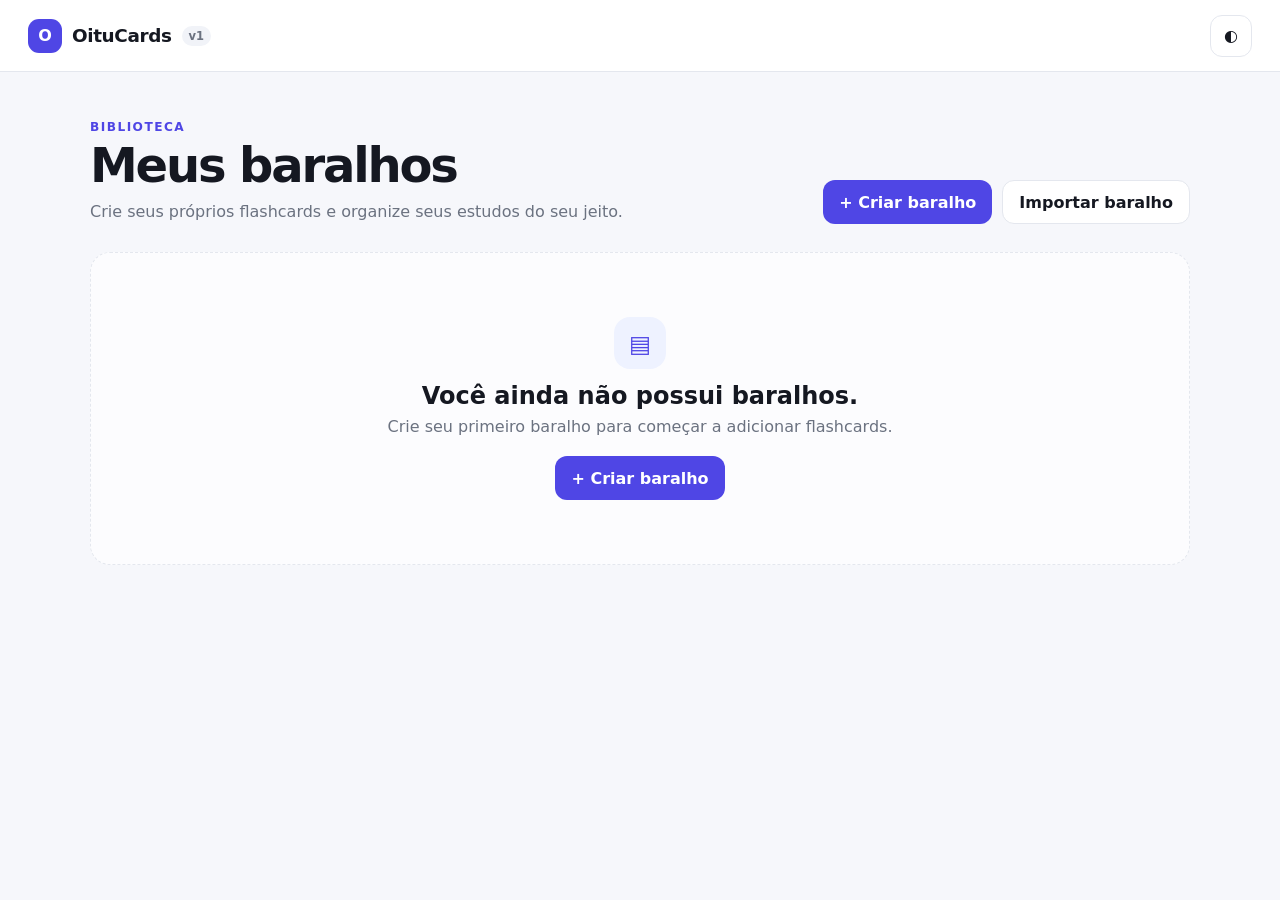
<file: index.html>
<!DOCTYPE html>
<html lang="pt-BR">
<head>
  <meta charset="UTF-8" />
  <meta name="viewport" content="width=device-width, initial-scale=1.0" />
  <meta name="theme-color" content="#111827" />
  <title>OituCards</title>
  <link rel="stylesheet" href="css/style.css" />
</head>
<body>
  <div id="app">
    <header class="topbar">
      <div class="brand-wrap">
        <button id="homeButton" class="brand-button" type="button" aria-label="Ir para a página inicial">
          <span class="brand-mark">O</span>
          <span class="brand-name">OituCards</span>
        </button>
        <span class="version-badge">v1</span>
      </div>
      <button id="themeToggle" class="icon-button" type="button" aria-label="Alternar tema" title="Alternar tema">◐</button>
    </header>

    <main class="shell">
      <!-- HOME -->
      <section id="homeView" class="view active">
        <div class="page-heading">
          <div>
            <p class="eyebrow">Biblioteca</p>
            <h1>Meus baralhos</h1>
            <p class="subtitle">Crie seus próprios flashcards e organize seus estudos do seu jeito.</p>
          </div>
          <div class="heading-actions">
            <button id="addDeckButton" class="button primary" type="button">+ Criar baralho</button>
            <button id="importDeckButton" class="button secondary" type="button">Importar baralho</button>
          </div>
        </div>

        <div id="deckList" class="deck-list" aria-live="polite"></div>

        <div id="emptyState" class="empty-state hidden">
          <div class="empty-icon">▤</div>
          <h2>Você ainda não possui baralhos.</h2>
          <p>Crie seu primeiro baralho para começar a adicionar flashcards.</p>
          <button id="emptyAddDeckButton" class="button primary" type="button">+ Criar baralho</button>
        </div>
      </section>

      <!-- DECK EDITOR -->
      <section id="deckView" class="view">
        <div class="breadcrumb">
          <button id="backHomeButton" class="link-button" type="button">← Meus baralhos</button>
        </div>

        <div class="page-heading deck-heading">
          <div class="deck-title-block">
            <p class="eyebrow">Editar baralho</p>
            <div class="deck-title-row">
              <h1 id="deckTitle">Baralho</h1>
              <button id="renameDeckButton" class="icon-button small" type="button" title="Renomear baralho" aria-label="Renomear baralho">✎</button>
            </div>
            <p id="deckMeta" class="subtitle"></p>
          </div>
          <div class="heading-actions">
            <button id="addCardButton" class="button primary" type="button">+ Adicionar flashcard</button>
          </div>
        </div>

        <div class="card-search-row">
          <label class="search-box">
            <span aria-hidden="true">⌕</span>
            <input id="cardSearchInput" type="search" placeholder="Pesquisar pela frente do flashcard..." />
          </label>
        </div>

        <div id="cardList" class="compact-card-list" aria-live="polite"></div>

        <div id="deckEmptyState" class="empty-state compact hidden">
          <div class="empty-icon">✦</div>
          <h2>Este baralho ainda está vazio.</h2>
          <p>Adicione seu primeiro flashcard.</p>
          <button id="deckEmptyAddCardButton" class="button primary" type="button">+ Adicionar flashcard</button>
        </div>
      </section>
    </main>
  </div>

  <!-- MODAL: NOVO BARALHO -->
  <div id="deckModal" class="modal-backdrop hidden" role="dialog" aria-modal="true" aria-labelledby="deckModalTitle">
    <div class="modal small-modal">
      <div class="modal-header">
        <div>
          <p class="eyebrow">Baralho</p>
          <h2 id="deckModalTitle">Novo baralho</h2>
        </div>
        <button class="icon-button modal-close" data-close-modal="deckModal" type="button" aria-label="Fechar">×</button>
      </div>
      <form id="deckForm">
        <label class="field-label" for="deckNameInput">Nome do baralho</label>
        <input id="deckNameInput" class="text-input" type="text" maxlength="120" autocomplete="off" placeholder="Ex.: Neurocirurgia" required />
        <div class="modal-actions">
          <button class="button ghost" data-close-modal="deckModal" type="button">Cancelar</button>
          <button id="deckSubmitButton" class="button primary" type="submit">Criar baralho</button>
        </div>
      </form>
    </div>
  </div>

  <!-- MODAL: EDITOR DE FLASHCARD -->
  <div id="cardModal" class="modal-backdrop hidden" role="dialog" aria-modal="true" aria-labelledby="cardModalTitle">
    <div class="modal card-modal">
      <div class="modal-header sticky">
        <div>
          <p class="eyebrow">Flashcard</p>
          <h2 id="cardModalTitle">Novo flashcard</h2>
        </div>
        <button class="icon-button modal-close" data-card-action="cancel" type="button" aria-label="Fechar">×</button>
      </div>

      <div class="editor-sections">
        <section class="editor-section">
          <div class="editor-label-row">
            <label class="field-label">Frente</label>
            <span class="field-hint">Pergunta, conceito ou comando</span>
          </div>

          <div class="editor-shell" data-editor-shell="front">
            <div class="toolbar" data-toolbar-for="front">
              <button class="tool-button" type="button" data-cmd="bold" title="Negrito"><strong>B</strong></button>
              <button class="tool-button" type="button" data-cmd="italic" title="Itálico"><em>I</em></button>
              <button class="tool-button underline" type="button" data-cmd="underline" title="Sublinhado">U</button>
              <button class="tool-button" type="button" data-cmd="insertUnorderedList" title="Lista com tópicos">• Lista</button>
              <button class="tool-button" type="button" data-cmd="insertOrderedList" title="Lista numerada">1. Lista</button>

                                          <div class="color-control labeled-color-control" data-color-control="foreColor">
                <span class="color-control-label">Texto:</span>
                <button class="tool-button color-toggle text-color-toggle" type="button" title="Cor do texto" aria-label="Cor do texto">
                  <span class="color-word">Cor</span>
                </button>
                <div class="color-palette hidden" data-color-type="foreColor" role="menu" aria-label="Cor do texto">
                  <button type="button" class="color-dot black" data-color="#000000" aria-label="Preto" title="Preto"></button>
                  <button type="button" class="color-dot white" data-color="#ffffff" aria-label="Branco" title="Branco"></button>
                  <button type="button" class="color-dot blue" data-color="#2563eb" aria-label="Azul" title="Azul"></button>
                  <button type="button" class="color-dot green" data-color="#16a34a" aria-label="Verde" title="Verde"></button>
                  <button type="button" class="color-dot yellow" data-color="#facc15" aria-label="Amarelo" title="Amarelo"></button>
                  <button type="button" class="color-dot pink" data-color="#ec4899" aria-label="Rosa" title="Rosa"></button>
                  <button type="button" class="color-dot red" data-color="#dc2626" aria-label="Vermelho" title="Vermelho"></button>
                </div>
              </div>

                                          <div class="color-control labeled-color-control" data-color-control="hiliteColor">
                <span class="color-control-label">Fundo:</span>
                <button class="tool-button color-toggle text-color-toggle" type="button" title="Cor de fundo do texto" aria-label="Cor de fundo do texto">
                  <span class="color-word">Cor</span>
                </button>
                <div class="color-palette hidden" data-color-type="hiliteColor" role="menu" aria-label="Cor de fundo do texto">
                  <button type="button" class="color-dot black" data-color="#000000" aria-label="Preto" title="Preto"></button>
                  <button type="button" class="color-dot white" data-color="#ffffff" aria-label="Branco" title="Branco"></button>
                  <button type="button" class="color-dot blue" data-color="#2563eb" aria-label="Azul" title="Azul"></button>
                  <button type="button" class="color-dot green" data-color="#16a34a" aria-label="Verde" title="Verde"></button>
                  <button type="button" class="color-dot yellow" data-color="#facc15" aria-label="Amarelo" title="Amarelo"></button>
                  <button type="button" class="color-dot pink" data-color="#ec4899" aria-label="Rosa" title="Rosa"></button>
                  <button type="button" class="color-dot red" data-color="#dc2626" aria-label="Vermelho" title="Vermelho"></button>
                </div>
              </div>

              <button class="tool-button image-tool" type="button" data-image-for="front">🖼 Imagem</button>
              <input class="hidden image-input" type="file" accept="image/*" data-image-input="front" />
            </div>
            <div id="frontEditor" class="rich-editor" contenteditable="true" data-placeholder="Digite a frente do flashcard..." spellcheck="true"></div>
          </div>
        </section>

        <section class="editor-section">
          <div class="editor-label-row">
            <label class="field-label">Verso</label>
            <span class="field-hint">Resposta, explicação ou complemento</span>
          </div>

          <div class="editor-shell" data-editor-shell="back">
            <div class="toolbar" data-toolbar-for="back">
              <button class="tool-button" type="button" data-cmd="bold" title="Negrito"><strong>B</strong></button>
              <button class="tool-button" type="button" data-cmd="italic" title="Itálico"><em>I</em></button>
              <button class="tool-button underline" type="button" data-cmd="underline" title="Sublinhado">U</button>
              <button class="tool-button" type="button" data-cmd="insertUnorderedList" title="Lista com tópicos">• Lista</button>
              <button class="tool-button" type="button" data-cmd="insertOrderedList" title="Lista numerada">1. Lista</button>

                                          <div class="color-control labeled-color-control" data-color-control="foreColor">
                <span class="color-control-label">Texto:</span>
                <button class="tool-button color-toggle text-color-toggle" type="button" title="Cor do texto" aria-label="Cor do texto">
                  <span class="color-word">Cor</span>
                </button>
                <div class="color-palette hidden" data-color-type="foreColor" role="menu" aria-label="Cor do texto">
                  <button type="button" class="color-dot black" data-color="#000000" aria-label="Preto" title="Preto"></button>
                  <button type="button" class="color-dot white" data-color="#ffffff" aria-label="Branco" title="Branco"></button>
                  <button type="button" class="color-dot blue" data-color="#2563eb" aria-label="Azul" title="Azul"></button>
                  <button type="button" class="color-dot green" data-color="#16a34a" aria-label="Verde" title="Verde"></button>
                  <button type="button" class="color-dot yellow" data-color="#facc15" aria-label="Amarelo" title="Amarelo"></button>
                  <button type="button" class="color-dot pink" data-color="#ec4899" aria-label="Rosa" title="Rosa"></button>
                  <button type="button" class="color-dot red" data-color="#dc2626" aria-label="Vermelho" title="Vermelho"></button>
                </div>
              </div>

                                          <div class="color-control labeled-color-control" data-color-control="hiliteColor">
                <span class="color-control-label">Fundo:</span>
                <button class="tool-button color-toggle text-color-toggle" type="button" title="Cor de fundo do texto" aria-label="Cor de fundo do texto">
                  <span class="color-word">Cor</span>
                </button>
                <div class="color-palette hidden" data-color-type="hiliteColor" role="menu" aria-label="Cor de fundo do texto">
                  <button type="button" class="color-dot black" data-color="#000000" aria-label="Preto" title="Preto"></button>
                  <button type="button" class="color-dot white" data-color="#ffffff" aria-label="Branco" title="Branco"></button>
                  <button type="button" class="color-dot blue" data-color="#2563eb" aria-label="Azul" title="Azul"></button>
                  <button type="button" class="color-dot green" data-color="#16a34a" aria-label="Verde" title="Verde"></button>
                  <button type="button" class="color-dot yellow" data-color="#facc15" aria-label="Amarelo" title="Amarelo"></button>
                  <button type="button" class="color-dot pink" data-color="#ec4899" aria-label="Rosa" title="Rosa"></button>
                  <button type="button" class="color-dot red" data-color="#dc2626" aria-label="Vermelho" title="Vermelho"></button>
                </div>
              </div>

              <button class="tool-button image-tool" type="button" data-image-for="back">🖼 Imagem</button>
              <input class="hidden image-input" type="file" accept="image/*" data-image-input="back" />
            </div>
            <div id="backEditor" class="rich-editor" contenteditable="true" data-placeholder="Digite o verso do flashcard..." spellcheck="true"></div>
          </div>
        </section>
      </div>

      <div id="createCardActions" class="modal-actions card-actions">
        <button class="button primary" type="button" data-card-action="add">Adicionar</button>
        <button class="button secondary" type="button" data-card-action="add-close">Adicionar e fechar</button>
        <button class="button ghost" type="button" data-card-action="cancel">Cancelar</button>
      </div>

      <div id="editCardActions" class="modal-actions card-actions hidden">
        <button class="button ghost" type="button" data-card-action="cancel">Cancelar</button>
        <button class="button primary" type="button" data-card-action="save-edit">Salvar alteração</button>
      </div>
    </div>
  </div>

  <!-- MODAL: IMPORTAÇÃO -->
  <div id="importModal" class="modal-backdrop hidden" role="dialog" aria-modal="true" aria-labelledby="importModalTitle">
    <div class="modal small-modal">
      <div class="modal-header">
        <div>
          <p class="eyebrow">Importação</p>
          <h2 id="importModalTitle">Importar baralho</h2>
        </div>
        <button class="icon-button modal-close" data-close-modal="importModal" type="button" aria-label="Fechar">×</button>
      </div>

      <div class="notice">
        <strong>Estrutura preparada.</strong>
        <p>O importador será adicionado em uma atualização futura. O objetivo é oferecer compatibilidade com <code>.apkg</code> e outros formatos sem alterar o restante do site.</p>
      </div>

      <label class="upload-placeholder">
        <span class="upload-icon">⇧</span>
        <strong>Importação ainda não habilitada na V1</strong>
        <span>APKG • CSV • JSON</span>
      </label>

      <div class="modal-actions">
        <button class="button primary" data-close-modal="importModal" type="button">Entendi</button>
      </div>
    </div>
  </div>

  <!-- MODAL: CONFIRMAÇÃO -->
  <div id="confirmModal" class="modal-backdrop hidden" role="dialog" aria-modal="true" aria-labelledby="confirmTitle">
    <div class="modal tiny-modal">
      <div class="modal-header">
        <div>
          <p class="eyebrow">Confirmação</p>
          <h2 id="confirmTitle">Confirmar ação</h2>
        </div>
      </div>
      <p id="confirmMessage" class="confirm-message"></p>
      <div class="modal-actions">
        <button id="confirmCancel" class="button ghost" type="button">Cancelar</button>
        <button id="confirmAccept" class="button danger" type="button">Excluir</button>
      </div>
    </div>
  </div>

  <div id="toast" class="toast hidden" role="status" aria-live="polite"></div>

  <script src="js/db.js"></script>
  <script src="js/editor.js"></script>
  <script src="js/app.js"></script>
</body>
</html>
</file>
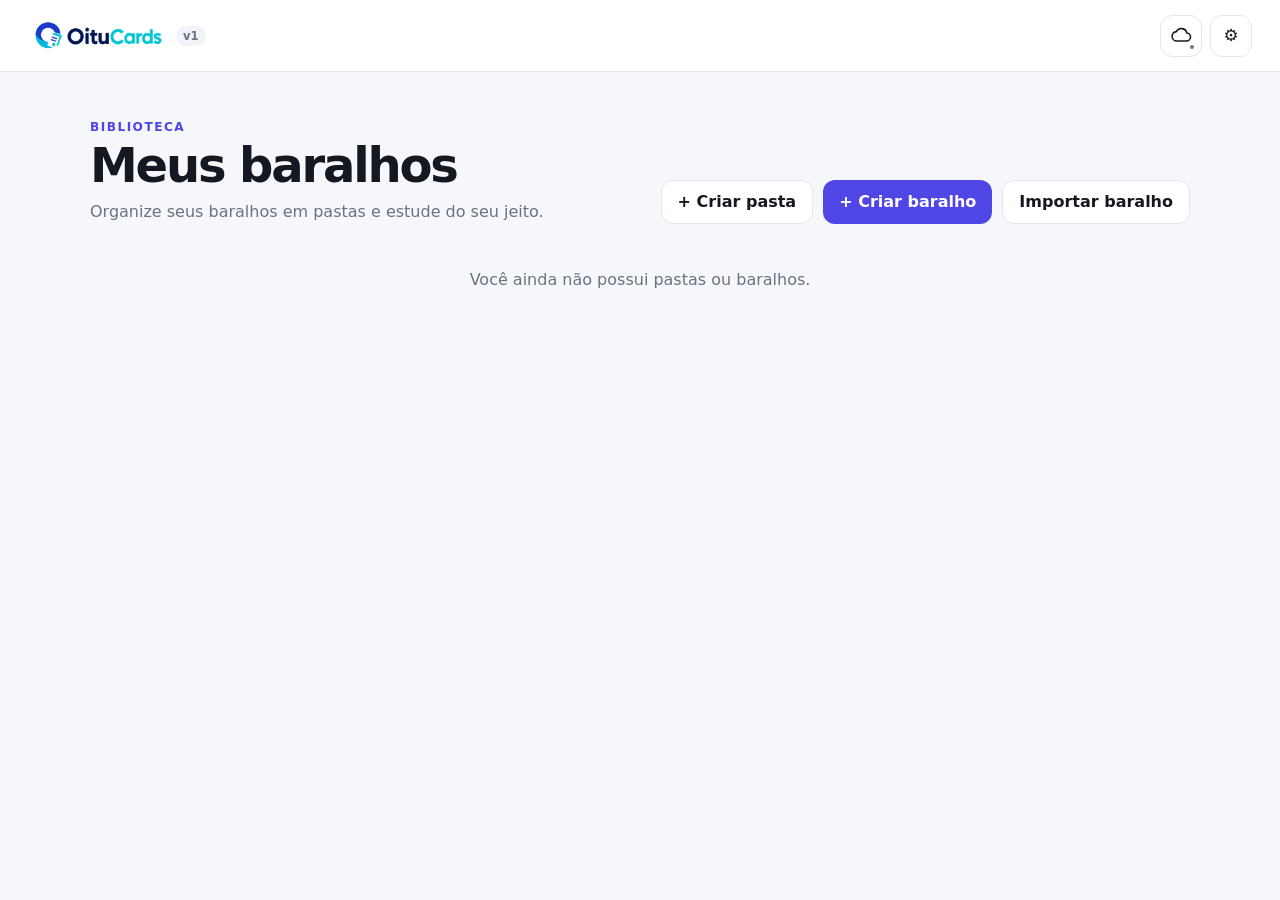
<file: public/index.html>
<!DOCTYPE html>
<html lang="pt-BR">
<head>
  <meta charset="UTF-8" />
  <meta name="viewport" content="width=device-width, initial-scale=1.0" />
  <meta name="theme-color" content="#111827" />
  <title>OituCards</title>
  <script>
    (() => {
      try {
        const savedTheme = localStorage.getItem("oitucards-theme");
        const theme = savedTheme === "dark" || savedTheme === "light"
          ? savedTheme
          : (window.matchMedia?.("(prefers-color-scheme: dark)")?.matches ? "dark" : "light");
        document.documentElement.dataset.theme = theme;
      } catch (_) {}
    })();
  </script>
  <link rel="stylesheet" href="css/style.css?v=20260902-1400" />
  <link rel="stylesheet" href="css/study.css?v=20260823-1057" data-oitucards-study-css="true" />
  <link rel="stylesheet" href="css/import.css?v=20260902-1015" data-oitucards-import-css="true" />
  <link rel="stylesheet" href="css/library.css?v=20260823-1124" data-oitucards-library-css="true" />
  <link rel="stylesheet" href="css/sync.css?v=20260903-1800" data-oitucards-sync-css="true" />
</head>
<body>
  <div id="app">
    <header class="topbar">
      <div class="brand-wrap">
        <button id="homeButton" class="brand-button" type="button" aria-label="Ir para a página inicial">
          <span class="brand-mark">O</span>
          <span class="brand-name">OituCards</span>
        </button>
        <span class="version-badge">v1</span>
      </div>
      <div class="topbar-actions">
        <button id="syncButton" class="icon-button sync-trigger" type="button" aria-label="Sincronizar entre dispositivos" title="Sincronizar entre dispositivos" aria-expanded="false" aria-controls="syncModal" data-state="disconnected">
          <svg viewBox="0 0 24 24" aria-hidden="true"><path d="M7.1 18.2h10.4a4.5 4.5 0 0 0 .6-9 6.4 6.4 0 0 0-12-1.6 5.3 5.3 0 0 0 1 10.6Z"/></svg>
          <span class="sync-trigger-dot" aria-hidden="true"></span>
        </button>
        <button id="themeToggle" class="icon-button" type="button" aria-label="Abrir configurações" title="Configurações" aria-expanded="false">⚙</button>
      </div>
    </header>

    <main class="shell">
      <!-- HOME -->
      <section id="homeView" class="view active">
        <div class="page-heading">
          <div>
            <p class="eyebrow">Biblioteca</p>
            <h1>Meus baralhos</h1>
            <p class="subtitle">Organize seus baralhos em pastas e estude do seu jeito.</p>
          </div>
          <div class="heading-actions">
            <button id="createFolderButton" class="button secondary" type="button">+ Criar pasta</button>
            <button id="addDeckButton" class="button primary" type="button">+ Criar baralho</button>
            <button id="importDeckButton" class="button secondary" type="button">Importar baralho</button>
          </div>
        </div>

        <div id="deckList" class="deck-list" aria-live="polite"></div>

        <div id="emptyState" class="empty-state hidden">
          <div class="empty-icon">▤</div>
          <h2>Você ainda não possui baralhos.</h2>
          <p>Crie seu primeiro baralho para começar a adicionar flashcards.</p>
          <button id="emptyAddDeckButton" class="button primary" type="button">+ Criar baralho</button>
        </div>
      </section>

      <!-- DECK EDITOR -->
      <section id="deckView" class="view">
        <div class="breadcrumb">
          <button id="backHomeButton" class="link-button" type="button">← Meus baralhos</button>
        </div>

        <div class="page-heading deck-heading">
          <div class="deck-title-block">
            <p class="eyebrow">Editar baralho</p>
            <div class="deck-title-row">
              <h1 id="deckTitle">Baralho</h1>
              <button id="renameDeckButton" class="icon-button small" type="button" title="Renomear baralho" aria-label="Renomear baralho">✎</button>
            </div>
            <p id="deckMeta" class="subtitle"></p>
          </div>
          <div class="heading-actions">
            <button id="addCardButton" class="button primary" type="button">+ Adicionar flashcard</button>
          </div>
        </div>

        <div class="card-search-row">
          <label class="search-box">
            <span aria-hidden="true">⌕</span>
            <input id="cardSearchInput" type="search" placeholder="Pesquisar pela frente do flashcard..." />
          </label>
        </div>

        <div id="cardList" class="compact-card-list" aria-live="polite"></div>

        <div id="deckEmptyState" class="empty-state compact hidden">
          <div class="empty-icon">✦</div>
          <h2>Este baralho ainda está vazio.</h2>
          <p>Adicione seu primeiro flashcard.</p>
          <button id="deckEmptyAddCardButton" class="button primary" type="button">+ Adicionar flashcard</button>
        </div>
      </section>
    </main>
  </div>

  <!-- MODAL: SINCRONIZAÇÃO -->
  <div id="syncModal" class="modal-backdrop hidden" role="dialog" aria-modal="true" aria-labelledby="syncModalTitle">
    <div class="modal small-modal sync-modal">
      <div class="modal-header">
        <div>
          <p class="eyebrow">Entre dispositivos</p>
          <h2 id="syncModalTitle">Sincronização</h2>
        </div>
        <button id="syncClose" class="icon-button modal-close" type="button" aria-label="Fechar">×</button>
      </div>

      <section id="syncDisconnected">
        <p class="sync-intro">Continue no celular ou em outro computador com os mesmos cards e o mesmo progresso. O uso sem sincronização continua funcionando normalmente.</p>
        <form id="syncForm">
          <label class="field-label" for="syncUsername">Nome de usuário</label>
          <input id="syncUsername" class="text-input" type="text" minlength="3" maxlength="32" autocomplete="username" autocapitalize="none" spellcheck="false" placeholder="Ex.: joao.estudos" required />

          <label class="field-label sync-password-label" for="syncPassword">Senha <span>opcional</span></label>
          <input id="syncPassword" class="text-input" type="password" maxlength="72" autocomplete="current-password" placeholder="Deixe em branco se não quiser senha" />
          <p id="syncPasswordNotice" class="sync-security-notice">Sem senha, qualquer pessoa que souber exatamente esse nome de usuário poderá acessar os dados sincronizados.</p>
          <p class="sync-merge-notice">Na primeira conexão, os cards deste aparelho serão unidos aos que já estiverem no perfil.</p>
          <p id="syncFormFeedback" class="sync-feedback" role="status" aria-live="polite"></p>

          <div class="modal-actions">
            <button class="button ghost" type="button" id="syncCancel">Agora não</button>
            <button id="syncConnectButton" class="button primary" type="submit">Conectar e sincronizar</button>
          </div>
        </form>
      </section>

      <section id="syncConnected" class="hidden">
        <div class="sync-profile-card">
          <div class="sync-profile-icon" aria-hidden="true">☁</div>
          <div>
            <strong id="syncCurrentUser"></strong>
            <span id="syncProtection"></span>
          </div>
          <span class="sync-live-dot" aria-hidden="true"></span>
        </div>
        <div class="sync-status-row" role="status" aria-live="polite">
          <span class="sync-inline-spinner" aria-hidden="true"></span>
          <p id="syncStatusText"></p>
        </div>
        <p id="syncDeviceRole" class="sync-device-role"></p>
        <p class="sync-local-note">Se a internet cair, você pode continuar estudando. As alterações ficam neste aparelho e são enviadas quando a conexão voltar.</p>
        <div class="modal-actions sync-actions">
          <button id="syncDisconnectButton" class="button ghost" type="button">Desconectar este aparelho</button>
          <button id="syncNowButton" class="button primary" type="button">Sincronizar agora</button>
        </div>
      </section>
    </div>
  </div>

  <!-- MODAL: DESCONEXÃO DA SINCRONIZAÇÃO -->
  <div id="syncDisconnectModal" class="modal-backdrop hidden" role="dialog" aria-modal="true" aria-labelledby="syncDisconnectTitle">
    <div class="modal tiny-modal sync-disconnect-modal">
      <div class="modal-header">
        <div>
          <p class="eyebrow">Sincronização</p>
          <h2 id="syncDisconnectTitle">Desconectar este dispositivo?</h2>
        </div>
        <button id="syncDisconnectClose" class="icon-button modal-close" type="button" aria-label="Fechar">×</button>
      </div>
      <p id="syncDisconnectMessage" class="confirm-message"></p>
      <p class="sync-cloud-preserved">O perfil e os dados guardados na sincronização não serão excluídos.</p>
      <p id="syncDisconnectFeedback" class="sync-feedback" role="status" aria-live="polite"></p>
      <div class="modal-actions">
        <button id="syncDisconnectCancel" class="button ghost" type="button">Cancelar</button>
        <button id="syncDisconnectAccept" class="button danger" type="button">Desconectar</button>
      </div>
    </div>
  </div>

  <!-- MODAL: NOVO BARALHO -->
  <div id="deckModal" class="modal-backdrop hidden" role="dialog" aria-modal="true" aria-labelledby="deckModalTitle">
    <div class="modal small-modal">
      <div class="modal-header">
        <div>
          <p class="eyebrow">Baralho</p>
          <h2 id="deckModalTitle">Novo baralho</h2>
        </div>
        <button class="icon-button modal-close" data-close-modal="deckModal" type="button" aria-label="Fechar">×</button>
      </div>
      <form id="deckForm">
        <label class="field-label" for="deckNameInput">Nome do baralho</label>
        <input id="deckNameInput" class="text-input" type="text" maxlength="120" autocomplete="off" placeholder="Ex.: Neurocirurgia" required />
        <div class="modal-actions">
          <button class="button ghost" data-close-modal="deckModal" type="button">Cancelar</button>
          <button id="deckSubmitButton" class="button primary" type="submit">Criar baralho</button>
        </div>
      </form>
    </div>
  </div>

  <!-- MODAL: EDITOR DE FLASHCARD -->
  <div id="cardModal" class="modal-backdrop hidden" role="dialog" aria-modal="true" aria-labelledby="cardModalTitle">
    <div class="modal card-modal">
      <div class="modal-header sticky">
        <div>
          <p class="eyebrow">Flashcard</p>
          <h2 id="cardModalTitle">Novo flashcard</h2>
        </div>
        <button class="icon-button modal-close" data-card-action="cancel" type="button" aria-label="Fechar">×</button>
      </div>

      <div class="editor-sections">
        <section class="editor-section">
          <div class="editor-label-row">
            <label class="field-label">Frente</label>
            <span class="field-hint">Pergunta, conceito ou comando</span>
          </div>

          <div class="editor-shell" data-editor-shell="front">
            <div class="toolbar" data-toolbar-for="front">
              <button class="tool-button" type="button" data-cmd="bold" title="Negrito"><strong>B</strong></button>
              <button class="tool-button" type="button" data-cmd="italic" title="Itálico"><em>I</em></button>
              <button class="tool-button underline" type="button" data-cmd="underline" title="Sublinhado">U</button>
              <button class="tool-button" type="button" data-cmd="insertUnorderedList" title="Lista com tópicos">• Lista</button>
              <button class="tool-button" type="button" data-cmd="insertOrderedList" title="Lista numerada">1. Lista</button>

              <div class="color-control labeled-color-control" data-color-control="foreColor">
                <span class="color-control-label">Texto:</span>
                <button class="tool-button color-toggle text-color-toggle" type="button" title="Cor do texto" aria-label="Cor do texto"><span class="color-word">Cor</span></button>
                <div class="color-palette hidden" data-color-type="foreColor" role="menu" aria-label="Cor do texto">
                  <button type="button" class="color-dot black" data-color="#000000" aria-label="Preto" title="Preto"></button>
                  <button type="button" class="color-dot white" data-color="#ffffff" aria-label="Branco" title="Branco"></button>
                  <button type="button" class="color-dot blue" data-color="#2563eb" aria-label="Azul" title="Azul"></button>
                  <button type="button" class="color-dot green" data-color="#16a34a" aria-label="Verde" title="Verde"></button>
                  <button type="button" class="color-dot yellow" data-color="#facc15" aria-label="Amarelo" title="Amarelo"></button>
                  <button type="button" class="color-dot pink" data-color="#ec4899" aria-label="Rosa" title="Rosa"></button>
                  <button type="button" class="color-dot red" data-color="#dc2626" aria-label="Vermelho" title="Vermelho"></button>
                </div>
              </div>

              <div class="color-control labeled-color-control" data-color-control="hiliteColor">
                <span class="color-control-label">Fundo:</span>
                <button class="tool-button color-toggle text-color-toggle" type="button" title="Cor de fundo do texto" aria-label="Cor de fundo do texto"><span class="color-word">Cor</span></button>
                <div class="color-palette hidden" data-color-type="hiliteColor" role="menu" aria-label="Cor de fundo do texto">
                  <button type="button" class="color-dot black" data-color="#000000" aria-label="Preto" title="Preto"></button>
                  <button type="button" class="color-dot white" data-color="#ffffff" aria-label="Branco" title="Branco"></button>
                  <button type="button" class="color-dot blue" data-color="#2563eb" aria-label="Azul" title="Azul"></button>
                  <button type="button" class="color-dot green" data-color="#16a34a" aria-label="Verde" title="Verde"></button>
                  <button type="button" class="color-dot yellow" data-color="#facc15" aria-label="Amarelo" title="Amarelo"></button>
                  <button type="button" class="color-dot pink" data-color="#ec4899" aria-label="Rosa" title="Rosa"></button>
                  <button type="button" class="color-dot red" data-color="#dc2626" aria-label="Vermelho" title="Vermelho"></button>
                </div>
              </div>

              <button class="tool-button image-tool" type="button" data-image-for="front">🖼 Imagem</button>
              <input class="hidden image-input" type="file" accept="image/*" data-image-input="front" />
            </div>
            <div id="frontEditor" class="rich-editor" contenteditable="true" data-placeholder="Digite a frente do flashcard..." spellcheck="true"></div>
          </div>
        </section>

        <section class="editor-section">
          <div class="editor-label-row">
            <label class="field-label">Verso</label>
            <span class="field-hint">Resposta, explicação ou complemento</span>
          </div>

          <div class="editor-shell" data-editor-shell="back">
            <div class="toolbar" data-toolbar-for="back">
              <button class="tool-button" type="button" data-cmd="bold" title="Negrito"><strong>B</strong></button>
              <button class="tool-button" type="button" data-cmd="italic" title="Itálico"><em>I</em></button>
              <button class="tool-button underline" type="button" data-cmd="underline" title="Sublinhado">U</button>
              <button class="tool-button" type="button" data-cmd="insertUnorderedList" title="Lista com tópicos">• Lista</button>
              <button class="tool-button" type="button" data-cmd="insertOrderedList" title="Lista numerada">1. Lista</button>

              <div class="color-control labeled-color-control" data-color-control="foreColor">
                <span class="color-control-label">Texto:</span>
                <button class="tool-button color-toggle text-color-toggle" type="button" title="Cor do texto" aria-label="Cor do texto"><span class="color-word">Cor</span></button>
                <div class="color-palette hidden" data-color-type="foreColor" role="menu" aria-label="Cor do texto">
                  <button type="button" class="color-dot black" data-color="#000000" aria-label="Preto" title="Preto"></button>
                  <button type="button" class="color-dot white" data-color="#ffffff" aria-label="Branco" title="Branco"></button>
                  <button type="button" class="color-dot blue" data-color="#2563eb" aria-label="Azul" title="Azul"></button>
                  <button type="button" class="color-dot green" data-color="#16a34a" aria-label="Verde" title="Verde"></button>
                  <button type="button" class="color-dot yellow" data-color="#facc15" aria-label="Amarelo" title="Amarelo"></button>
                  <button type="button" class="color-dot pink" data-color="#ec4899" aria-label="Rosa" title="Rosa"></button>
                  <button type="button" class="color-dot red" data-color="#dc2626" aria-label="Vermelho" title="Vermelho"></button>
                </div>
              </div>

              <div class="color-control labeled-color-control" data-color-control="hiliteColor">
                <span class="color-control-label">Fundo:</span>
                <button class="tool-button color-toggle text-color-toggle" type="button" title="Cor de fundo do texto" aria-label="Cor de fundo do texto"><span class="color-word">Cor</span></button>
                <div class="color-palette hidden" data-color-type="hiliteColor" role="menu" aria-label="Cor de fundo do texto">
                  <button type="button" class="color-dot black" data-color="#000000" aria-label="Preto" title="Preto"></button>
                  <button type="button" class="color-dot white" data-color="#ffffff" aria-label="Branco" title="Branco"></button>
                  <button type="button" class="color-dot blue" data-color="#2563eb" aria-label="Azul" title="Azul"></button>
                  <button type="button" class="color-dot green" data-color="#16a34a" aria-label="Verde" title="Verde"></button>
                  <button type="button" class="color-dot yellow" data-color="#facc15" aria-label="Amarelo" title="Amarelo"></button>
                  <button type="button" class="color-dot pink" data-color="#ec4899" aria-label="Rosa" title="Rosa"></button>
                  <button type="button" class="color-dot red" data-color="#dc2626" aria-label="Vermelho" title="Vermelho"></button>
                </div>
              </div>

              <button class="tool-button image-tool" type="button" data-image-for="back">🖼 Imagem</button>
              <input class="hidden image-input" type="file" accept="image/*" data-image-input="back" />
            </div>
            <div id="backEditor" class="rich-editor" contenteditable="true" data-placeholder="Digite o verso do flashcard..." spellcheck="true"></div>
          </div>
        </section>
      </div>

      <div id="createCardActions" class="modal-actions card-actions">
        <button class="button primary" type="button" data-card-action="add">Adicionar</button>
        <button class="button secondary" type="button" data-card-action="add-close">Adicionar e fechar</button>
        <button class="button ghost" type="button" data-card-action="cancel">Cancelar</button>
      </div>

      <div id="editCardActions" class="modal-actions card-actions hidden">
        <button class="button ghost" type="button" data-card-action="cancel">Cancelar</button>
        <button class="button primary" type="button" data-card-action="save-edit">Salvar alteração</button>
      </div>
    </div>
  </div>

  <!-- MODAL: IMPORTAÇÃO -->
  <div id="importModal" class="modal-backdrop hidden" role="dialog" aria-modal="true" aria-labelledby="importModalTitle">
    <div class="modal small-modal">
      <div class="modal-header">
        <div>
          <p class="eyebrow">Importação</p>
          <h2 id="importModalTitle">Importar baralho</h2>
        </div>
        <button class="icon-button modal-close" data-close-modal="importModal" type="button" aria-label="Fechar">×</button>
      </div>

      <div class="notice">
        <strong>Carregando importador...</strong>
        <p>APKG • COLPKG • ANKI2 • ANKI21 • CSV • TSV/TXT • JSON</p>
      </div>
    </div>
  </div>

  <!-- MODAL: CONFIRMAÇÃO -->
  <div id="confirmModal" class="modal-backdrop hidden" role="dialog" aria-modal="true" aria-labelledby="confirmTitle">
    <div class="modal tiny-modal">
      <div class="modal-header"><div>
          <p class="eyebrow">Confirmação</p>
          <h2 id="confirmTitle">Confirmar ação</h2>
        </div>
      </div>
      <p id="confirmMessage" class="confirm-message"></p>
      <div class="modal-actions">
        <button id="confirmCancel" class="button ghost" type="button">Cancelar</button>
        <button id="confirmAccept" class="button danger" type="button">Excluir</button>
      </div>
    </div>
  </div>

  <div id="toast" class="toast hidden" role="status" aria-live="polite"></div>
  <div id="actionLoadingIndicator" class="action-loading-indicator hidden" role="status" aria-live="polite" aria-label="Processando ação">
    <span class="action-loading-spinner" aria-hidden="true"></span>
  </div>

  <script src="js/db.js?v=20260903-1800"></script>
  <script src="js/editor.js?v=20260902-1900"></script>
  <script src="js/app.js?v=20260902-1400"></script>
  <script src="js/study-next.js?v=20261023-1712" data-oitucards-study="true" data-oitucards-study-next="true"></script>
  <script src="js/multi-study.js?v=20261023-1711" data-oitucards-multi-study="true"></script>
  <script src="js/multi-study-guard.js?v=20260902-1900" data-oitucards-multi-study-guard="true"></script>
  <script src="js/import-anki-compat.js?v=20260902-2115" data-oitucards-import-anki-compat="true"></script>
  <script src="js/import.js?v=20261016-csv-tags-v2" data-oitucards-import="true"></script>
  <script src="js/library.js?v=20260902-1900" data-oitucards-library="true"></script>
  <script src="js/library-enhancements.js?v=20260823-1124" data-oitucards-library-enhancements="true"></script>
  <script src="js/sync.js?v=20260903-1800" data-oitucards-sync="true"></script>
</body>
</html>
</file>
<file: css/style.css>
:root {
  --bg: #f6f7fb;
  --surface: #ffffff;
  --surface-2: #f1f3f8;
  --text: #151821;
  --muted: #6b7280;
  --line: #e4e7ee;
  --primary: #4f46e5;
  --primary-hover: #4338ca;
  --primary-soft: #eef2ff;
  --danger: #dc2626;
  --danger-hover: #b91c1c;
  --shadow: 0 16px 44px rgba(17, 24, 39, 0.10);
  --shadow-sm: 0 7px 22px rgba(17, 24, 39, 0.07);
  --radius: 20px;
  --radius-sm: 12px;
}

html[data-theme="dark"] {
  --bg: #0d1117;
  --surface: #151b23;
  --surface-2: #1d2530;
  --text: #f5f7fa;
  --muted: #a9b1bd;
  --line: #2b3442;
  --primary: #818cf8;
  --primary-hover: #a5b4fc;
  --primary-soft: #252850;
  --danger: #f87171;
  --danger-hover: #fca5a5;
  --shadow: 0 16px 44px rgba(0, 0, 0, 0.28);
  --shadow-sm: 0 7px 22px rgba(0, 0, 0, 0.22);
}

* {
  box-sizing: border-box;
}

body {
  margin: 0;
  background: var(--bg);
  color: var(--text);
  font-family: Inter, ui-sans-serif, system-ui, -apple-system, BlinkMacSystemFont, "Segoe UI", sans-serif;
  min-height: 100vh;
}

button,
input,
select {
  font: inherit;
}

button {
  -webkit-tap-highlight-color: transparent;
}

.hidden {
  display: none !important;
}

.topbar {
  height: 72px;
  padding: 0 28px;
  display: flex;
  align-items: center;
  justify-content: space-between;
  border-bottom: 1px solid var(--line);
  background: color-mix(in srgb, var(--surface) 92%, transparent);
  backdrop-filter: blur(12px);
  position: sticky;
  top: 0;
  z-index: 30;
}

.brand-wrap,
.brand-button,
.deck-title-row,
.heading-actions,
.editor-label-row,
.card-search-row {
  display: flex;
  align-items: center;
}

.brand-wrap {
  gap: 10px;
}

.brand-button {
  border: 0;
  background: transparent;
  color: var(--text);
  gap: 10px;
  cursor: pointer;
  padding: 0;
}

.brand-mark {
  width: 34px;
  height: 34px;
  display: grid;
  place-items: center;
  border-radius: 11px;
  background: var(--primary);
  color: #fff;
  font-weight: 800;
}

.brand-name {
  font-size: 1.15rem;
  font-weight: 800;
  letter-spacing: -0.02em;
}

.version-badge {
  padding: 3px 7px;
  border-radius: 999px;
  background: var(--surface-2);
  color: var(--muted);
  font-size: 0.72rem;
  font-weight: 700;
}

.shell {
  width: min(1100px, calc(100% - 40px));
  margin: 0 auto;
  padding: 48px 0 72px;
}

.view {
  display: none;
}

.view.active {
  display: block;
}

.page-heading {
  display: flex;
  align-items: flex-end;
  justify-content: space-between;
  gap: 24px;
  margin-bottom: 28px;
}

.page-heading h1 {
  margin: 3px 0 7px;
  font-size: clamp(2rem, 4vw, 3rem);
  letter-spacing: -0.045em;
}

.eyebrow {
  margin: 0;
  font-size: 0.76rem;
  letter-spacing: 0.12em;
  text-transform: uppercase;
  color: var(--primary);
  font-weight: 800;
}

.subtitle {
  margin: 0;
  color: var(--muted);
  line-height: 1.5;
}

.heading-actions {
  gap: 10px;
  flex-wrap: wrap;
  justify-content: flex-end;
}

.button {
  border: 0;
  border-radius: 12px;
  min-height: 44px;
  padding: 0 16px;
  font-weight: 750;
  cursor: pointer;
  transition: transform .12s ease, background .15s ease, border-color .15s ease;
}

.button:hover {
  transform: translateY(-1px);
}

.button.primary {
  color: #fff;
  background: var(--primary);
}

.button.primary:hover {
  background: var(--primary-hover);
}

.button.secondary {
  color: var(--text);
  background: var(--surface);
  border: 1px solid var(--line);
}

.button.ghost {
  color: var(--muted);
  background: transparent;
}

.button.danger {
  color: #fff;
  background: var(--danger);
}

.button.danger:hover {
  background: var(--danger-hover);
}

.icon-button,
.link-button {
  cursor: pointer;
}

.icon-button {
  width: 42px;
  height: 42px;
  border-radius: 12px;
  border: 1px solid var(--line);
  background: var(--surface);
  color: var(--text);
}

.icon-button.small {
  width: 34px;
  height: 34px;
}

.link-button {
  border: 0;
  background: transparent;
  padding: 0;
  color: var(--primary);
  font-weight: 750;
}

.breadcrumb {
  margin-bottom: 18px;
}

.deck-title-row {
  gap: 10px;
}

.deck-list {
  display: grid;
  gap: 14px;
}

.deck-row {
  display: grid;
  grid-template-columns: minmax(0, 1fr) auto;
  gap: 20px;
  padding: 21px;
  background: var(--surface);
  border: 1px solid var(--line);
  border-radius: 17px;
  box-shadow: var(--shadow-sm);
}

.deck-main {
  min-width: 0;
}

.deck-name-button {
  border: 0;
  background: transparent;
  color: var(--text);
  padding: 0;
  cursor: pointer;
  font-weight: 800;
  font-size: 1.08rem;
  text-align: left;
}

.deck-info {
  display: flex;
  flex-wrap: wrap;
  gap: 12px;
  color: var(--muted);
  font-size: 0.9rem;
  margin-top: 8px;
}

.progress-track {
  height: 7px;
  max-width: 360px;
  background: var(--surface-2);
  border-radius: 999px;
  overflow: hidden;
  margin-top: 13px;
}

.progress-bar {
  height: 100%;
  background: var(--primary);
  border-radius: inherit;
  width: 0%;
}

.deck-actions,
.card-row-actions {
  display: flex;
  align-items: center;
  gap: 7px;
}

.action-button {
  border: 1px solid var(--line);
  color: var(--muted);
  background: var(--surface);
  border-radius: 10px;
  min-height: 38px;
  padding: 0 12px;
  font-weight: 700;
  cursor: pointer;
}

.action-button:hover {
  color: var(--text);
  border-color: color-mix(in srgb, var(--primary) 45%, var(--line));
}

.action-button.delete:hover {
  color: var(--danger);
  border-color: color-mix(in srgb, var(--danger) 45%, var(--line));
}

.empty-state {
  padding: 64px 24px;
  text-align: center;
  border: 1px dashed var(--line);
  border-radius: var(--radius);
  background: color-mix(in srgb, var(--surface) 65%, transparent);
}

.empty-state.compact {
  padding: 46px 20px;
}

.empty-state h2 {
  margin: 13px 0 7px;
}

.empty-state p {
  color: var(--muted);
  margin: 0 0 20px;
}

.empty-icon {
  margin: 0 auto;
  width: 52px;
  height: 52px;
  display: grid;
  place-items: center;
  border-radius: 16px;
  background: var(--primary-soft);
  color: var(--primary);
  font-size: 1.45rem;
}

.card-search-row {
  margin-bottom: 14px;
}

.search-box {
  display: flex;
  align-items: center;
  width: min(100%, 560px);
  gap: 9px;
  padding: 0 13px;
  border: 1px solid var(--line);
  background: var(--surface);
  border-radius: 12px;
}

.search-box input {
  width: 100%;
  min-height: 44px;
  border: 0;
  outline: 0;
  background: transparent;
  color: var(--text);
}

.compact-card-list {
  display: grid;
  gap: 8px;
}

.compact-card-row {
  display: grid;
  grid-template-columns: 42px minmax(0, 1fr) auto;
  gap: 12px;
  align-items: center;
  min-height: 58px;
  padding: 8px 10px;
  border: 1px solid var(--line);
  border-radius: 13px;
  background: var(--surface);
}

.card-number {
  color: var(--muted);
  font-variant-numeric: tabular-nums;
  text-align: center;
}

.card-front-preview {
  overflow: hidden;
  white-space: nowrap;
  text-overflow: ellipsis;
}

.modal-backdrop {
  position: fixed;
  inset: 0;
  z-index: 100;
  display: grid;
  place-items: center;
  padding: 20px;
  background: rgba(3, 7, 18, 0.58);
  backdrop-filter: blur(6px);
}

.modal {
  width: min(900px, 100%);
  max-height: calc(100vh - 40px);
  overflow: auto;
  background: var(--surface);
  border: 1px solid var(--line);
  border-radius: 22px;
  box-shadow: var(--shadow);
}

.small-modal {
  width: min(520px, 100%);
  padding: 24px;
}

.tiny-modal {
  width: min(440px, 100%);
  padding: 24px;
}

.card-modal {
  padding: 0 24px 24px;
}

.modal-header {
  display: flex;
  align-items: flex-start;
  justify-content: space-between;
  gap: 20px;
  margin-bottom: 22px;
}

.modal-header.sticky {
  position: sticky;
  top: 0;
  z-index: 10;
  margin: 0 -24px 22px;
  padding: 23px 24px 16px;
  background: var(--surface);
  border-bottom: 1px solid var(--line);
}

.modal-header h2 {
  margin: 3px 0 0;
}

.modal-close {
  font-size: 1.35rem;
}

.field-label {
  display: block;
  font-weight: 800;
  margin-bottom: 8px;
}

.field-hint {
  color: var(--muted);
  font-size: 0.82rem;
}

.text-input {
  width: 100%;
  min-height: 46px;
  border: 1px solid var(--line);
  border-radius: 12px;
  padding: 0 13px;
  background: var(--surface);
  color: var(--text);
  outline: none;
}

.text-input:focus,
.search-box:focus-within,
.editor-shell:focus-within {
  border-color: color-mix(in srgb, var(--primary) 68%, var(--line));
  box-shadow: 0 0 0 3px color-mix(in srgb, var(--primary) 14%, transparent);
}

.modal-actions {
  display: flex;
  justify-content: flex-end;
  gap: 9px;
  margin-top: 24px;
  flex-wrap: wrap;
}

.editor-sections {
  display: grid;
  gap: 24px;
}

.editor-label-row {
  justify-content: space-between;
  gap: 14px;
}

.editor-shell {
  border: 1px solid var(--line);
  border-radius: 14px;
  overflow: hidden;
  background: var(--surface);
}

.toolbar {
  display: flex;
  align-items: center;
  gap: 6px;
  flex-wrap: wrap;
  padding: 8px;
  border-bottom: 1px solid var(--line);
  background: var(--surface-2);
}

.tool-button {
  min-height: 34px;
  padding: 0 10px;
  border: 1px solid var(--line);
  border-radius: 8px;
  background: var(--surface);
  color: var(--text);
  cursor: pointer;
}

.tool-button:hover {
  border-color: var(--primary);
}

.tool-button.underline {
  text-decoration: underline;
}

.tool-select-label {
  display: inline-flex;
  align-items: center;
  gap: 5px;
  font-size: 0.73rem;
  color: var(--muted);
  font-weight: 700;
}

.tool-select {
  min-height: 34px;
  border: 1px solid var(--line);
  border-radius: 8px;
  background: var(--surface);
  color: var(--text);
  padding: 0 6px;
}

.rich-editor {
  min-height: 175px;
  padding: 16px;
  outline: 0;
  line-height: 1.58;
  overflow-wrap: anywhere;
}

.rich-editor:empty::before {
  content: attr(data-placeholder);
  color: var(--muted);
  pointer-events: none;
}

.rich-editor img {
  display: block;
  max-width: min(100%, 620px);
  max-height: 420px;
  object-fit: contain;
  margin: 10px 0;
  border-radius: 10px;
  border: 1px solid var(--line);
}

.notice {
  padding: 14px 16px;
  border-radius: 13px;
  background: var(--primary-soft);
  color: var(--text);
}

.notice p {
  margin: 6px 0 0;
  color: var(--muted);
  line-height: 1.5;
}

.upload-placeholder {
  margin-top: 16px;
  min-height: 150px;
  border: 1px dashed var(--line);
  border-radius: 14px;
  display: grid;
  place-items: center;
  align-content: center;
  text-align: center;
  gap: 6px;
  color: var(--muted);
}

.upload-icon {
  font-size: 1.6rem;
}

.confirm-message {
  color: var(--muted);
  line-height: 1.55;
}

.toast {
  position: fixed;
  right: 22px;
  bottom: 22px;
  z-index: 200;
  padding: 13px 15px;
  border-radius: 12px;
  background: #111827;
  color: #fff;
  box-shadow: var(--shadow);
  max-width: min(420px, calc(100vw - 44px));
  font-weight: 700;
}

@media (max-width: 760px) {
  .topbar {
    height: 64px;
    padding: 0 16px;
  }

  .shell {
    width: min(100% - 24px, 1100px);
    padding-top: 30px;
  }

  .page-heading {
    display: block;
  }

  .heading-actions {
    justify-content: flex-start;
    margin-top: 18px;
  }

  .heading-actions .button {
    flex: 1 1 160px;
  }

  .deck-row {
    grid-template-columns: 1fr;
  }

  .deck-actions {
    justify-content: flex-end;
  }

  .compact-card-row {
    grid-template-columns: 34px minmax(0, 1fr);
  }

  .card-row-actions {
    grid-column: 1 / -1;
    justify-content: flex-end;
    padding-top: 3px;
  }

  .modal-backdrop {
    padding: 0;
    align-items: stretch;
  }

  .modal,
  .small-modal,
  .tiny-modal {
    width: 100%;
    min-height: 100vh;
    max-height: 100vh;
    border-radius: 0;
  }

  .small-modal,
  .tiny-modal {
    padding: 20px;
  }

  .card-modal {
    padding: 0 15px 20px;
  }

  .modal-header.sticky {
    margin: 0 -15px 18px;
    padding: 18px 15px 14px;
  }

  .card-actions .button {
    flex: 1 1 150px;
  }

  .editor-label-row {
    align-items: flex-start;
    flex-direction: column;
    gap: 0;
  }
}


/* V1.1 refinements */
.color-control {
  position: relative;
}

.color-toggle {
  width: 34px;
  min-width: 34px;
  padding: 0;
  display: grid;
  place-items: center;
}

.color-indicator {
  width: 16px;
  height: 16px;
  border-radius: 999px;
  background: linear-gradient(135deg, #111827 0 49%, #ffffff 51% 100%);
  border: 1px solid var(--line);
}

.color-palette {
  position: absolute;
  top: calc(100% + 7px);
  left: 0;
  z-index: 40;
  display: grid;
  grid-template-columns: repeat(4, 26px);
  gap: 7px;
  padding: 9px;
  background: var(--surface);
  border: 1px solid var(--line);
  border-radius: 11px;
  box-shadow: var(--shadow-sm);
}

.color-dot {
  width: 26px;
  height: 26px;
  padding: 0;
  border-radius: 999px;
  border: 2px solid transparent;
  cursor: pointer;
  box-shadow: 0 0 0 1px var(--line);
}

.color-dot:hover,
.color-dot:focus-visible {
  outline: none;
  border-color: var(--primary);
  transform: scale(1.06);
}

.color-dot.black { background: #000000; }
.color-dot.white { background: #ffffff; }
.color-dot.blue { background: #2563eb; }
.color-dot.green { background: #16a34a; }
.color-dot.yellow { background: #facc15; }
.color-dot.pink { background: #ec4899; }
.color-dot.red { background: #dc2626; }

.action-button.icon-only {
  width: 36px;
  min-width: 36px;
  height: 36px;
  min-height: 36px;
  padding: 0;
  display: grid;
  place-items: center;
  font-size: 0.92rem;
  opacity: 0.68;
  border-color: transparent;
  background: transparent;
}

.action-button.icon-only:hover {
  opacity: 1;
  background: var(--surface-2);
  border-color: var(--line);
}


/* V1.2 color control refinement */
.labeled-color-control {
  display: inline-flex;
  align-items: center;
  gap: 4px;
}

.color-control-label {
  font-size: 0.76rem;
  color: var(--muted);
  font-weight: 700;
}

.text-color-toggle {
  width: auto;
  min-width: auto;
  padding: 0 8px;
}

.color-word {
  font-size: 0.78rem;
  font-weight: 700;
  color: var(--text);
}
</file>
<file: public/css/style.css>
:root {
  --bg: #f6f7fb;
  --surface: #ffffff;
  --surface-2: #f1f3f8;
  --text: #151821;
  --muted: #6b7280;
  --line: #e4e7ee;
  --primary: #4f46e5;
  --primary-hover: #4338ca;
  --primary-soft: #eef2ff;
  --danger: #dc2626;
  --danger-hover: #b91c1c;
  --shadow: 0 16px 44px rgba(17, 24, 39, 0.10);
  --shadow-sm: 0 7px 22px rgba(17, 24, 39, 0.07);
  --radius: 20px;
  --radius-sm: 12px;
}

html[data-theme="dark"] {
  --bg: #0d1117;
  --surface: #151b23;
  --surface-2: #1d2530;
  --text: #f5f7fa;
  --muted: #a9b1bd;
  --line: #2b3442;
  --primary: #818cf8;
  --primary-hover: #a5b4fc;
  --primary-soft: #252850;
  --danger: #f87171;
  --danger-hover: #fca5a5;
  --shadow: 0 16px 44px rgba(0, 0, 0, 0.28);
  --shadow-sm: 0 7px 22px rgba(0, 0, 0, 0.22);
}

* {
  box-sizing: border-box;
}

body {
  margin: 0;
  background: var(--bg);
  color: var(--text);
  font-family: Inter, ui-sans-serif, system-ui, -apple-system, BlinkMacSystemFont, "Segoe UI", sans-serif;
  min-height: 100vh;
}

button,
input,
select {
  font: inherit;
}

button {
  -webkit-tap-highlight-color: transparent;
}

.hidden {
  display: none !important;
}

.topbar {
  height: 72px;
  padding: 0 28px;
  display: flex;
  align-items: center;
  justify-content: space-between;
  border-bottom: 1px solid var(--line);
  background: color-mix(in srgb, var(--surface) 92%, transparent);
  backdrop-filter: blur(12px);
  position: sticky;
  top: 0;
  z-index: 30;
}

.brand-wrap,
.brand-button,
.deck-title-row,
.heading-actions,
.editor-label-row,
.card-search-row {
  display: flex;
  align-items: center;
}

.brand-wrap {
  gap: 10px;
}

.brand-button {
  border: 0;
  background: transparent;
  color: var(--text);
  gap: 10px;
  cursor: pointer;
  padding: 0;
}

.brand-mark {
  width: 34px;
  height: 34px;
  display: grid;
  place-items: center;
  border-radius: 11px;
  background: var(--primary);
  color: #fff;
  font-weight: 800;
}

.brand-name {
  font-size: 1.15rem;
  font-weight: 800;
  letter-spacing: -0.02em;
}

.version-badge {
  padding: 3px 7px;
  border-radius: 999px;
  background: var(--surface-2);
  color: var(--muted);
  font-size: 0.72rem;
  font-weight: 700;
}

.shell {
  width: min(1100px, calc(100% - 40px));
  margin: 0 auto;
  padding: 48px 0 72px;
}

.view {
  display: none;
}

.view.active {
  display: block;
}

.page-heading {
  display: flex;
  align-items: flex-end;
  justify-content: space-between;
  gap: 24px;
  margin-bottom: 28px;
}

.page-heading h1 {
  margin: 3px 0 7px;
  font-size: clamp(2rem, 4vw, 3rem);
  letter-spacing: -0.045em;
}

.eyebrow {
  margin: 0;
  font-size: 0.76rem;
  letter-spacing: 0.12em;
  text-transform: uppercase;
  color: var(--primary);
  font-weight: 800;
}

.subtitle {
  margin: 0;
  color: var(--muted);
  line-height: 1.5;
}

.heading-actions {
  gap: 10px;
  flex-wrap: wrap;
  justify-content: flex-end;
}

.button {
  border: 0;
  border-radius: 12px;
  min-height: 44px;
  padding: 0 16px;
  font-weight: 750;
  cursor: pointer;
  transition: transform .12s ease, background .15s ease, border-color .15s ease;
}

.button:hover {
  transform: translateY(-1px);
}

.button.primary {
  color: #fff;
  background: var(--primary);
}

.button.primary:hover {
  background: var(--primary-hover);
}

.button.secondary {
  color: var(--text);
  background: var(--surface);
  border: 1px solid var(--line);
}

.button.ghost {
  color: var(--muted);
  background: transparent;
}

.button.danger {
  color: #fff;
  background: var(--danger);
}

.button.danger:hover {
  background: var(--danger-hover);
}

.icon-button,
.link-button {
  cursor: pointer;
}

.icon-button {
  width: 42px;
  height: 42px;
  border-radius: 12px;
  border: 1px solid var(--line);
  background: var(--surface);
  color: var(--text);
}

.icon-button.small {
  width: 34px;
  height: 34px;
}

.link-button {
  border: 0;
  background: transparent;
  padding: 0;
  color: var(--primary);
  font-weight: 750;
}

.breadcrumb {
  margin-bottom: 18px;
}

.deck-title-row {
  gap: 10px;
}

.deck-list {
  display: grid;
  gap: 14px;
}

.deck-row {
  display: grid;
  grid-template-columns: minmax(0, 1fr) auto;
  gap: 20px;
  padding: 21px;
  background: var(--surface);
  border: 1px solid var(--line);
  border-radius: 17px;
  box-shadow: var(--shadow-sm);
}

.deck-main {
  min-width: 0;
}

.deck-name-button {
  border: 0;
  background: transparent;
  color: var(--text);
  padding: 0;
  cursor: pointer;
  font-weight: 800;
  font-size: 1.08rem;
  text-align: left;
}

.deck-info {
  display: flex;
  flex-wrap: wrap;
  gap: 12px;
  color: var(--muted);
  font-size: 0.9rem;
  margin-top: 8px;
}

.progress-track {
  height: 7px;
  max-width: 360px;
  background: var(--surface-2);
  border-radius: 999px;
  overflow: hidden;
  margin-top: 13px;
}

.progress-bar {
  height: 100%;
  background: var(--primary);
  border-radius: inherit;
  width: 0%;
}

.deck-actions,
.card-row-actions {
  display: flex;
  align-items: center;
  gap: 7px;
}

.action-button {
  border: 1px solid var(--line);
  color: var(--muted);
  background: var(--surface);
  border-radius: 10px;
  min-height: 38px;
  padding: 0 12px;
  font-weight: 700;
  cursor: pointer;
}

.action-button:hover {
  color: var(--text);
  border-color: color-mix(in srgb, var(--primary) 45%, var(--line));
}

.action-button.delete:hover {
  color: var(--danger);
  border-color: color-mix(in srgb, var(--danger) 45%, var(--line));
}

.empty-state {
  padding: 64px 24px;
  text-align: center;
  border: 1px dashed var(--line);
  border-radius: var(--radius);
  background: color-mix(in srgb, var(--surface) 65%, transparent);
}

.empty-state.compact {
  padding: 46px 20px;
}

.empty-state h2 {
  margin: 13px 0 7px;
}

.empty-state p {
  color: var(--muted);
  margin: 0 0 20px;
}

.empty-icon {
  margin: 0 auto;
  width: 52px;
  height: 52px;
  display: grid;
  place-items: center;
  border-radius: 16px;
  background: var(--primary-soft);
  color: var(--primary);
  font-size: 1.45rem;
}

.card-search-row {
  margin-bottom: 14px;
}

.search-box {
  display: flex;
  align-items: center;
  width: min(100%, 560px);
  gap: 9px;
  padding: 0 13px;
  border: 1px solid var(--line);
  background: var(--surface);
  border-radius: 12px;
}

.search-box input {
  width: 100%;
  min-height: 44px;
  border: 0;
  outline: 0;
  background: transparent;
  color: var(--text);
}

.compact-card-list {
  display: grid;
  gap: 8px;
}

.compact-card-row {
  display: grid;
  grid-template-columns: 42px minmax(0, 1fr) auto;
  gap: 12px;
  align-items: center;
  min-height: 58px;
  padding: 8px 10px;
  border: 1px solid var(--line);
  border-radius: 13px;
  background: var(--surface);
}

.card-number {
  color: var(--muted);
  font-variant-numeric: tabular-nums;
  text-align: center;
}

.card-front-preview {
  overflow: hidden;
  white-space: nowrap;
  text-overflow: ellipsis;
}

.modal-backdrop {
  position: fixed;
  inset: 0;
  z-index: 100;
  display: grid;
  place-items: center;
  padding: 20px;
  background: rgba(3, 7, 18, 0.58);
  backdrop-filter: blur(6px);
}

.modal {
  width: min(900px, 100%);
  max-height: calc(100vh - 40px);
  overflow: auto;
  background: var(--surface);
  border: 1px solid var(--line);
  border-radius: 22px;
  box-shadow: var(--shadow);
}

.small-modal {
  width: min(520px, 100%);
  padding: 24px;
}

.tiny-modal {
  width: min(440px, 100%);
  padding: 24px;
}

.card-modal {
  padding: 0 24px 24px;
}

.modal-header {
  display: flex;
  align-items: flex-start;
  justify-content: space-between;
  gap: 20px;
  margin-bottom: 22px;
}

.modal-header.sticky {
  position: sticky;
  top: 0;
  z-index: 10;
  margin: 0 -24px 22px;
  padding: 23px 24px 16px;
  background: var(--surface);
  border-bottom: 1px solid var(--line);
}

.modal-header h2 {
  margin: 3px 0 0;
}

.modal-close {
  font-size: 1.35rem;
}

.field-label {
  display: block;
  font-weight: 800;
  margin-bottom: 8px;
}

.field-hint {
  color: var(--muted);
  font-size: 0.82rem;
}

.text-input {
  width: 100%;
  min-height: 46px;
  border: 1px solid var(--line);
  border-radius: 12px;
  padding: 0 13px;
  background: var(--surface);
  color: var(--text);
  outline: none;
}

.text-input:focus,
.search-box:focus-within,
.editor-shell:focus-within {
  border-color: color-mix(in srgb, var(--primary) 68%, var(--line));
  box-shadow: 0 0 0 3px color-mix(in srgb, var(--primary) 14%, transparent);
}

.modal-actions {
  display: flex;
  justify-content: flex-end;
  gap: 9px;
  margin-top: 24px;
  flex-wrap: wrap;
}

.editor-sections {
  display: grid;
  gap: 24px;
}

.editor-label-row {
  justify-content: space-between;
  gap: 14px;
}

.editor-shell {
  border: 1px solid var(--line);
  border-radius: 14px;
  overflow: hidden;
  background: var(--surface);
}

.toolbar {
  display: flex;
  align-items: center;
  gap: 6px;
  flex-wrap: wrap;
  padding: 8px;
  border-bottom: 1px solid var(--line);
  background: var(--surface-2);
}

.tool-button {
  min-height: 34px;
  padding: 0 10px;
  border: 1px solid var(--line);
  border-radius: 8px;
  background: var(--surface);
  color: var(--text);
  cursor: pointer;
}

.tool-button:hover {
  border-color: var(--primary);
}

.tool-button.underline {
  text-decoration: underline;
}

.tool-select-label {
  display: inline-flex;
  align-items: center;
  gap: 5px;
  font-size: 0.73rem;
  color: var(--muted);
  font-weight: 700;
}

.tool-select {
  min-height: 34px;
  border: 1px solid var(--line);
  border-radius: 8px;
  background: var(--surface);
  color: var(--text);
  padding: 0 6px;
}

.rich-editor {
  min-height: 175px;
  padding: 16px;
  outline: 0;
  line-height: 1.58;
  overflow-wrap: anywhere;
}

.rich-editor:empty::before {
  content: attr(data-placeholder);
  color: var(--muted);
  pointer-events: none;
}

.rich-editor img {
  display: block;
  max-width: min(100%, 620px);
  max-height: 420px;
  object-fit: contain;
  margin: 10px 0;
  border-radius: 10px;
  border: 1px solid var(--line);
}

.notice {
  padding: 14px 16px;
  border-radius: 13px;
  background: var(--primary-soft);
  color: var(--text);
}

.notice p {
  margin: 6px 0 0;
  color: var(--muted);
  line-height: 1.5;
}

.upload-placeholder {
  margin-top: 16px;
  min-height: 150px;
  border: 1px dashed var(--line);
  border-radius: 14px;
  display: grid;
  place-items: center;
  align-content: center;
  text-align: center;
  gap: 6px;
  color: var(--muted);
}

.upload-icon {
  font-size: 1.6rem;
}

.confirm-message {
  color: var(--muted);
  line-height: 1.55;
}

.toast {
  position: fixed;
  right: 22px;
  bottom: 22px;
  z-index: 200;
  padding: 13px 15px;
  border-radius: 12px;
  background: #111827;
  color: #fff;
  box-shadow: var(--shadow);
  max-width: min(420px, calc(100vw - 44px));
  font-weight: 700;
}

.action-loading-indicator {
  position: fixed;
  right: 22px;
  bottom: 22px;
  z-index: 205;
  width: 36px;
  height: 36px;
  display: grid;
  place-items: center;
  border: 1px solid var(--line);
  border-radius: 50%;
  background: color-mix(in srgb, var(--surface) 94%, transparent);
  box-shadow: var(--shadow-sm);
  pointer-events: none;
}

.action-loading-spinner {
  width: 17px;
  height: 17px;
  border: 2px solid color-mix(in srgb, var(--primary) 22%, var(--line));
  border-top-color: var(--primary);
  border-radius: 50%;
  animation: action-loading-spin .72s linear infinite;
}

@keyframes action-loading-spin {
  to { transform: rotate(360deg); }
}

@media (prefers-reduced-motion: reduce) {
  .action-loading-spinner { animation-duration: 1.4s; }
}

@media (max-width: 760px) {
  .topbar {
    height: 64px;
    padding: 0 16px;
  }

  .shell {
    width: min(100% - 24px, 1100px);
    padding-top: 30px;
  }

  .page-heading {
    display: block;
  }

  .heading-actions {
    justify-content: flex-start;
    margin-top: 18px;
  }

  .heading-actions .button {
    flex: 1 1 160px;
  }

  .deck-row {
    grid-template-columns: 1fr;
  }

  .deck-actions {
    justify-content: flex-end;
  }

  .compact-card-row {
    grid-template-columns: 34px minmax(0, 1fr);
  }

  .card-row-actions {
    grid-column: 1 / -1;
    justify-content: flex-end;
    padding-top: 3px;
  }

  .modal-backdrop {
    padding: 0;
    align-items: stretch;
  }

  .modal,
  .small-modal,
  .tiny-modal {
    width: 100%;
    min-height: 100vh;
    max-height: 100vh;
    border-radius: 0;
  }

  .small-modal,
  .tiny-modal {
    padding: 20px;
  }

  .card-modal {
    padding: 0 15px 20px;
  }

  .modal-header.sticky {
    margin: 0 -15px 18px;
    padding: 18px 15px 14px;
  }

  .card-actions .button {
    flex: 1 1 150px;
  }

  .editor-label-row {
    align-items: flex-start;
    flex-direction: column;
    gap: 0;
  }
}


/* V1.1 refinements */
.color-control {
  position: relative;
}

.color-toggle {
  width: 34px;
  min-width: 34px;
  padding: 0;
  display: grid;
  place-items: center;
}

.color-indicator {
  width: 16px;
  height: 16px;
  border-radius: 999px;
  background: linear-gradient(135deg, #111827 0 49%, #ffffff 51% 100%);
  border: 1px solid var(--line);
}

.color-palette {
  position: absolute;
  top: calc(100% + 7px);
  left: 0;
  z-index: 40;
  display: grid;
  grid-template-columns: repeat(4, 26px);
  gap: 7px;
  padding: 9px;
  background: var(--surface);
  border: 1px solid var(--line);
  border-radius: 11px;
  box-shadow: var(--shadow-sm);
}

.color-dot {
  width: 26px;
  height: 26px;
  padding: 0;
  border-radius: 999px;
  border: 2px solid transparent;
  cursor: pointer;
  box-shadow: 0 0 0 1px var(--line);
}

.color-dot:hover,
.color-dot:focus-visible {
  outline: none;
  border-color: var(--primary);
  transform: scale(1.06);
}

.color-dot.black { background: #000000; }
.color-dot.white { background: #ffffff; }
.color-dot.blue { background: #2563eb; }
.color-dot.green { background: #16a34a; }
.color-dot.yellow { background: #facc15; }
.color-dot.pink { background: #ec4899; }
.color-dot.red { background: #dc2626; }

.action-button.icon-only {
  width: 36px;
  min-width: 36px;
  height: 36px;
  min-height: 36px;
  padding: 0;
  display: grid;
  place-items: center;
  font-size: 0.92rem;
  opacity: 0.68;
  border-color: transparent;
  background: transparent;
}

.action-button.icon-only:hover {
  opacity: 1;
  background: var(--surface-2);
  border-color: var(--line);
}


/* V1.2 color control refinement */
.labeled-color-control {
  display: inline-flex;
  align-items: center;
  gap: 4px;
}

.color-control-label {
  font-size: 0.76rem;
  color: var(--muted);
  font-weight: 700;
}

.text-color-toggle {
  width: auto;
  min-width: auto;
  padding: 0 8px;
}

.color-word {
  font-size: 0.78rem;
  font-weight: 700;
  color: var(--text);
}
</file>
<file: public/css/study.css>
.study-config-wrap{width:min(780px,100%);margin:0 auto}
.study-config-heading{margin-bottom:22px}
.study-config-heading h1,.review-settings-heading h1{margin:4px 0 7px;font-size:clamp(2rem,5vw,3rem);letter-spacing:-.045em}
.study-config-card{background:var(--surface);border:1px solid var(--line);border-radius:var(--radius);box-shadow:var(--shadow-sm);overflow:hidden}
.study-setting{display:flex;align-items:center;justify-content:space-between;gap:22px;padding:21px 22px;border-bottom:1px solid var(--line)}
.study-setting-title{display:block;font-weight:800;color:var(--text)}
.study-setting-help{display:block;margin:5px 0 0;color:var(--muted);font-size:.88rem;line-height:1.45}
.study-filter-setting{align-items:flex-start}
.study-filter-options{display:grid;grid-template-columns:1fr;gap:9px;min-width:245px}
.study-filter-option{display:flex;align-items:flex-start;gap:9px;padding:11px 12px;border:1px solid var(--line);border-radius:12px;background:var(--surface-2);cursor:pointer}
.study-filter-option input{margin-top:3px}
.study-filter-option span{display:grid;gap:2px}
.study-filter-option strong{font-size:.88rem;color:var(--text)}
.study-filter-option small{color:var(--muted);font-size:.75rem}
.study-quantity-controls{display:flex;align-items:center;gap:12px;flex-shrink:0}
.study-count-input{width:104px}
.check-option{display:inline-flex;align-items:center;gap:7px;white-space:nowrap;color:var(--text);font-weight:700}
.switch-input{appearance:none;width:46px;height:26px;border-radius:999px;background:var(--surface-2);border:1px solid var(--line);position:relative;cursor:pointer;flex:0 0 auto}
.switch-input::after{content:"";position:absolute;width:20px;height:20px;left:2px;top:2px;border-radius:999px;background:var(--surface);box-shadow:0 1px 4px rgba(0,0,0,.2);transition:transform .16s ease}
.switch-input:checked{background:var(--primary);border-color:var(--primary)}
.switch-input:checked::after{transform:translateX(20px)}
.study-config-card .notice{margin:18px 22px 0}
.study-config-actions{display:flex;gap:9px;padding:22px;flex-wrap:wrap}
.study-session-top{display:flex;align-items:center;justify-content:space-between;gap:16px;margin-bottom:18px}
.study-session-status{display:flex;align-items:center;gap:10px;font-variant-numeric:tabular-nums}
.study-timer,.study-progress{display:inline-flex;min-height:34px;align-items:center;justify-content:center;padding:0 11px;border:1px solid var(--line);border-radius:999px;background:var(--surface);color:var(--text);font-size:.84rem;font-weight:800}
.study-timer{cursor:pointer}
.study-timer.paused{opacity:.62;border-style:dashed}
.study-workspace{display:grid;grid-template-columns:52px minmax(0,760px) 52px;justify-content:center;align-items:center;gap:15px}
.study-card-column{min-width:0}
.study-nav-button{width:48px;height:48px;border-radius:999px;border:1px solid var(--line);background:var(--surface);color:var(--text);font-size:1.25rem;cursor:pointer;box-shadow:var(--shadow-sm)}
.study-nav-button:disabled{opacity:.3;cursor:default;box-shadow:none}
.study-card{min-height:390px;display:flex;flex-direction:column;justify-content:center;padding:clamp(24px,5vw,48px);border:1px solid var(--line);border-radius:24px;background:var(--surface);box-shadow:var(--shadow);cursor:pointer;outline:0;user-select:text}
.study-face-label{margin-bottom:11px;color:var(--muted);font-size:.72rem;font-weight:800;letter-spacing:.11em;text-transform:uppercase}
.study-card-content{color:var(--text);font-size:clamp(1.08rem,2.4vw,1.42rem);line-height:1.62;overflow-wrap:anywhere}
.study-card-content img{display:block;max-width:100%;max-height:430px;object-fit:contain;margin:16px auto;border-radius:12px}
.study-divider{height:1px;background:var(--line);margin:28px 0}
.study-reveal-hint{margin-top:28px;color:var(--muted);font-size:.78rem;text-align:center}
.study-edit-area{display:flex;justify-content:flex-end;margin:9px 2px -6px}
.study-edit-button{border:0;background:transparent;color:var(--muted);font-size:.78rem;font-weight:700;cursor:pointer;padding:6px 4px}
.study-edit-button:hover{color:var(--text)}
.study-rating-area{display:grid;grid-template-columns:repeat(5,minmax(0,1fr));gap:8px;margin-top:15px}
.rating-button{min-height:62px;border:0;border-radius:12px;padding:8px 9px;color:#fff;font-weight:800;cursor:pointer;display:flex;flex-direction:column;align-items:center;justify-content:center;gap:4px;text-align:center}
.rating-repeat{background:#374151}
.rating-hard{background:#b91c1c}
.rating-medium{background:#d6a91b;color:#171717}
.rating-good{background:#39a76b}
.rating-easy{background:#75a9ed}
.rating-title{display:flex;align-items:center;justify-content:center;gap:2px}
.rating-key{display:inline-grid;place-items:center;min-width:22px;height:22px;margin-right:5px;border-radius:7px;background:rgba(255,255,255,.18);font-size:.72rem}
.rating-interval{font-size:.68rem;font-weight:650;opacity:.86;line-height:1.15}
.rating-medium .rating-key{background:rgba(0,0,0,.1)}
.study-complete{width:min(620px,100%);margin:70px auto 0;padding:52px 28px;text-align:center;background:var(--surface);border:1px solid var(--line);border-radius:var(--radius);box-shadow:var(--shadow-sm)}
.study-complete-actions{display:flex;justify-content:center;gap:9px;margin-top:22px;flex-wrap:wrap}
.review-due-badge{display:inline-flex;align-items:center;padding:3px 8px;border-radius:999px;border:1px solid var(--line);background:var(--surface-2);color:var(--muted);font-size:.72rem;font-weight:800;white-space:nowrap}
.review-due-badge.has-due{border-color:color-mix(in srgb,var(--primary) 40%,var(--line));background:color-mix(in srgb,var(--primary) 12%,var(--surface));color:var(--primary)}
.review-settings-heading{display:flex;align-items:flex-end;justify-content:space-between;gap:18px;margin-bottom:22px}
.review-settings-intro{padding:22px;border-bottom:1px solid var(--line)}
.review-settings-intro strong,.review-rule-summary strong{color:var(--text)}
.review-settings-intro p,.review-rule-summary p{margin:6px 0 0;color:var(--muted);font-size:.88rem;line-height:1.5}
.review-interval-grid{display:grid;grid-template-columns:repeat(2,minmax(0,1fr));gap:0;border-bottom:1px solid var(--line)}
.review-interval-field{display:flex;align-items:center;justify-content:space-between;gap:16px;padding:18px 22px;border-right:1px solid var(--line);border-bottom:1px solid var(--line);font-weight:800;color:var(--text)}
.review-interval-field:nth-child(even){border-right:0}
.review-interval-field:nth-last-child(-n+2){border-bottom:0}
.review-interval-field div{display:flex;align-items:center;gap:7px}
.review-interval-field .text-input{width:88px}
.review-interval-field small{color:var(--muted);font-size:.76rem;font-weight:700}
.review-rule-summary{padding:20px 22px;background:var(--surface-2);border-bottom:1px solid var(--line)}
.review-settings-status{min-height:20px;margin:12px 22px 0;color:var(--primary);font-size:.82rem;font-weight:700}
@media(max-width:760px){
  .study-setting{align-items:flex-start;flex-direction:column}
  .check-setting{flex-direction:row;align-items:center}
  .study-filter-options{width:100%;min-width:0}
  .study-quantity-controls{width:100%;justify-content:space-between}
  .study-workspace{grid-template-columns:1fr}
  .study-nav-button{position:fixed;bottom:18px;z-index:25;width:44px;height:44px}
  #studyPrevButton{left:16px}
  #studyNextButton{right:16px}
  .study-card{min-height:360px;padding:25px 20px}
  .study-rating-area{grid-template-columns:repeat(2,minmax(0,1fr));padding-bottom:58px}
  .rating-repeat{grid-column:1/-1}
  .review-settings-heading{align-items:flex-start;flex-direction:column}
  .review-interval-grid{grid-template-columns:1fr}
  .review-interval-field{border-right:0!important;border-bottom:1px solid var(--line)!important}
  .review-interval-field:last-child{border-bottom:0!important}
}
</file>
<file: public/css/import.css>
@import url("review-presets.css?v=20260902-1015");

/* CSS crítico do primeiro frame: espelha o refinamento final sem esperar JS dinâmico. */
.brand-button{height:48px;max-width:min(360px,58vw);min-width:138px;overflow:visible;opacity:0;transition:opacity .1s ease}
.brand-button.brand-logo-ready{opacity:1}
.brand-official-logo{display:block;width:auto;height:46px;max-width:100%;object-fit:contain;object-position:left center;background:transparent;border:0}
.brand-button .brand-mark,.brand-button .brand-name{display:none!important}
#siteSettingsPanel:not(.is-open){opacity:0!important;visibility:hidden!important;pointer-events:none!important}
#deckList.deck-list{gap:8px}
#deckList .deck-row,#deckList .library-tree-row{padding:12px 15px;gap:13px;border-radius:14px}
#deckList .deck-name-button,#deckList .folder-toggle-button{font-weight:600;font-size:1rem;line-height:1.25}
#deckList .deck-info,#deckList .folder-info{margin-top:5px;gap:9px;font-size:.82rem;font-weight:400}
#deckList .progress-track{height:5px;margin-top:8px;max-width:310px}
#deckList .folder-main{min-height:58px}

.import-modal-panel{width:min(760px,calc(100vw - 32px));max-height:min(88vh,900px);overflow:auto;padding:24px;overflow-x:hidden}
.import-lead{margin:7px 0 0;color:var(--muted);font-size:.9rem;line-height:1.5;max-width:620px}
.import-format-chips{display:flex;flex-wrap:wrap;gap:7px;margin:4px 0 16px}
.import-format-chip{display:inline-flex;align-items:center;min-height:28px;padding:0 9px;border:1px solid var(--line);border-radius:999px;background:var(--surface-2);color:var(--muted);font-size:.72rem;font-weight:800;letter-spacing:.035em}
.import-format-chip.primary{border-color:color-mix(in srgb,var(--primary) 50%,var(--line));background:color-mix(in srgb,var(--primary) 10%,var(--surface));color:var(--primary)}
.import-dropzone{display:flex;min-height:170px;flex-direction:column;align-items:center;justify-content:center;gap:7px;padding:26px;border:1.5px dashed var(--line);border-radius:18px;background:var(--surface-2);text-align:center;cursor:pointer;transition:border-color .16s ease,background .16s ease,transform .16s ease}
.import-dropzone:hover,.import-dropzone.dragging{border-color:var(--primary);background:color-mix(in srgb,var(--primary) 7%,var(--surface));transform:translateY(-1px)}
.import-dropzone.is-busy{opacity:.58;pointer-events:none}
.import-dropzone strong{color:var(--text);font-size:1rem}
.import-dropzone span:not(.import-drop-icon){color:var(--muted);font-size:.82rem}
.import-drop-icon{display:grid;width:42px;height:42px;place-items:center;border-radius:12px;background:var(--surface);border:1px solid var(--line);color:var(--primary);font-size:1.35rem;font-weight:900;box-shadow:var(--shadow-sm)}
.import-selected-file{display:flex;align-items:center;justify-content:space-between;gap:14px;margin-top:12px;padding:12px 14px;border:1px solid var(--line);border-radius:13px;background:var(--surface)}
.import-selected-file>div{display:flex;min-width:0;flex-direction:column;gap:3px}
.import-selected-file strong{overflow:hidden;color:var(--muted);font-size:.86rem;text-overflow:ellipsis;white-space:nowrap}
.import-selected-file.has-file strong{color:var(--text)}
.import-selected-file span{color:var(--muted);font-size:.75rem}
.import-selected-file .link-button{font-size:.76rem}
.import-deck-name-row{margin-top:16px;padding:15px;border:1px solid var(--line);border-radius:14px;background:var(--surface)}
.import-deck-name-row .text-input{width:100%;margin-top:7px}
.import-deck-name-row .field-hint{display:block;margin-top:7px;line-height:1.45}
.import-info-box{margin-top:16px;padding:15px 16px;border:1px solid var(--line);border-radius:14px;background:var(--surface-2);color:var(--muted);font-size:.8rem;line-height:1.5}
.import-info-box>strong{color:var(--text)}
.import-info-box ul{margin:9px 0 7px;padding-left:20px}
.import-info-box li+li{margin-top:5px}
.import-info-box b{color:var(--text)}
.import-info-box code{font-size:.76rem;white-space:normal;overflow-wrap:anywhere}
.import-format-hint{margin:9px 0 0}
.import-progress-wrap{margin-top:16px}
.import-progress-track{height:8px;overflow:hidden;border-radius:999px;background:var(--surface-2);border:1px solid var(--line)}
.import-progress-bar{width:0;height:100%;border-radius:inherit;background:var(--primary);transition:width .18s ease}
.import-status{min-height:22px;margin:10px 2px 0;font-size:.8rem;line-height:1.45;color:var(--muted)}
.import-status[data-tone="success"]{color:#16824b}
.import-status[data-tone="warning"]{color:#a66a00}
.import-status[data-tone="error"]{color:#b42318}
.import-status[data-tone="working"]{color:var(--text)}
.imported-audio-placeholder{display:inline-block;padding:2px 6px;border-radius:6px;background:var(--surface-2);color:var(--muted);font-size:.82em}

/* Modais com respiro real e quebra segura de texto. */
.import-modal-panel .modal-header>div,
.import-modal-panel .import-info-box,
.import-modal-panel .import-deck-name-row,
.review-unsaved-modal .modal-header>div{min-width:0}
.import-modal-panel h2,
.import-modal-panel p,
.import-modal-panel li,
.import-modal-panel .field-hint,
.import-modal-panel .import-status,
.review-unsaved-modal h2,
.review-unsaved-modal p{max-width:100%;overflow-wrap:anywhere;word-break:normal}
.review-unsaved-modal{width:min(430px,calc(100vw - 28px));padding:24px;overflow-x:hidden}
.review-unsaved-modal .modal-header{align-items:flex-start}
.review-unsaved-copy{max-width:100%}

/* Preparação de estudo como janela sobre a tela de origem. */
body.study-config-modal-open{overflow:hidden!important}
#studyConfigView.study-config-modal-view.active,
#multiStudyConfigView.study-config-modal-view.active{
  position:fixed;
  inset:0;
  z-index:130;
  display:grid!important;
  place-items:center;
  width:auto;
  min-height:100dvh;
  padding:20px;
  overflow:auto;
  background:rgba(3,7,18,.58);
  backdrop-filter:blur(6px);
  -webkit-backdrop-filter:blur(6px);
}
#studyConfigView.study-config-modal-view .breadcrumb,
#multiStudyConfigView.study-config-modal-view .breadcrumb{display:none!important}
#studyConfigView.study-config-modal-view .study-config-wrap,
#multiStudyConfigView.study-config-modal-view .study-config-wrap{
  width:min(720px,100%);
  max-height:calc(100dvh - 40px);
  margin:0;
  overflow:auto;
  overscroll-behavior:contain;
  background:var(--surface);
  border:1px solid var(--line);
  border-radius:22px;
  box-shadow:var(--shadow);
}
#studyConfigView.study-config-modal-view .study-config-heading,
#multiStudyConfigView.study-config-modal-view .study-config-heading{
  position:relative;
  margin:0;
  padding:24px 76px 18px 24px;
}
#studyConfigView.study-config-modal-view .study-config-heading h1,
#multiStudyConfigView.study-config-modal-view .study-config-heading h1{font-size:clamp(1.55rem,4vw,2.15rem)}
#studyConfigView.study-config-modal-view .study-config-card,
#multiStudyConfigView.study-config-modal-view .study-config-card{
  margin:0;
  border:0;
  border-top:1px solid var(--line);
  border-radius:0 0 21px 21px;
  box-shadow:none;
  overflow:visible;
}
.study-config-window-close{
  position:absolute;
  top:20px;
  right:20px;
  z-index:2;
}

@media(max-width:640px){
  .import-modal-panel{width:calc(100vw - 18px);max-height:92vh;padding:18px}
  .import-dropzone{min-height:145px;padding:20px 14px}
  .import-selected-file{align-items:flex-start}
  .import-format-chips{gap:5px}
  .import-format-chip{font-size:.67rem}
  .review-unsaved-modal{width:calc(100vw - 18px);padding:18px}
  #studyConfigView.study-config-modal-view.active,
  #multiStudyConfigView.study-config-modal-view.active{padding:9px;align-items:center}
  #studyConfigView.study-config-modal-view .study-config-wrap,
  #multiStudyConfigView.study-config-modal-view .study-config-wrap{max-height:calc(100dvh - 18px);border-radius:18px}
  #studyConfigView.study-config-modal-view .study-config-heading,
  #multiStudyConfigView.study-config-modal-view .study-config-heading{padding:19px 62px 14px 18px}
  .study-config-window-close{top:14px;right:14px}
  .brand-button{height:42px;max-width:68vw;min-width:120px}
  .brand-official-logo{height:40px}
  #deckList .deck-row,#deckList .library-tree-row{padding:10px 11px;gap:9px}
  #deckList .folder-main{min-height:56px}
}
@media(prefers-reduced-motion:reduce){.import-dropzone,.import-progress-bar,.brand-button{transition:none}}
</file>
<file: public/css/library.css>
.library-selection-bar{display:flex;align-items:center;gap:10px;flex-wrap:wrap;padding:12px 14px;margin:14px 0;border:1px solid var(--line);border-radius:14px;background:var(--surface)}
.library-selection-bar.hidden{display:none}.library-selection-count{font-weight:700;margin-right:auto}
.library-select{display:flex;align-items:center;justify-content:center;padding:0 4px}
.library-select input,.library-choice input[type="checkbox"],.enhanced-add-folder input[type="checkbox"],.enhanced-tree-choice input[type="checkbox"]{appearance:none;-webkit-appearance:none;width:18px;height:18px;border:1.5px solid #a8b0bd;border-radius:5px;background:#f8fafc;cursor:pointer;display:grid;place-items:center;margin:0;transition:background .15s ease,border-color .15s ease,box-shadow .15s ease}
.library-select input::after,.library-choice input[type="checkbox"]::after,.enhanced-add-folder input[type="checkbox"]::after,.enhanced-tree-choice input[type="checkbox"]::after{content:"✓";font-size:12px;font-weight:900;color:#fff;transform:scale(0);transition:transform .12s ease}
.library-select input:checked,.library-choice input[type="checkbox"]:checked,.enhanced-add-folder input[type="checkbox"]:checked,.enhanced-tree-choice input[type="checkbox"]:checked{background:var(--primary);border-color:var(--primary)}
.library-select input:checked::after,.library-choice input[type="checkbox"]:checked::after,.enhanced-add-folder input[type="checkbox"]:checked::after,.enhanced-tree-choice input[type="checkbox"]:checked::after{transform:scale(1)}
.library-select input:focus-visible,.library-choice input[type="checkbox"]:focus-visible,.enhanced-add-folder input[type="checkbox"]:focus-visible,.enhanced-tree-choice input[type="checkbox"]:focus-visible{outline:0;box-shadow:0 0 0 3px color-mix(in srgb,var(--primary) 20%,transparent)}
html[data-theme="dark"] .library-select input,html[data-theme="dark"] .library-choice input[type="checkbox"],html[data-theme="dark"] .enhanced-add-folder input[type="checkbox"],html[data-theme="dark"] .enhanced-tree-choice input[type="checkbox"]{background:#515b6b;border-color:#7a8597}
html[data-theme="dark"] .library-select input:checked,html[data-theme="dark"] .library-choice input[type="checkbox"]:checked,html[data-theme="dark"] .enhanced-add-folder input[type="checkbox"]:checked,html[data-theme="dark"] .enhanced-tree-choice input[type="checkbox"]:checked{background:var(--primary);border-color:var(--primary)}
.library-tree-row{grid-template-columns:auto auto minmax(0,1fr) auto;align-items:center;position:relative;margin-left:calc(var(--tree-depth,0) * 28px);transition:margin .15s ease,background .15s ease,border-color .15s ease}
.library-tree-indent{width:2px;align-self:stretch;background:color-mix(in srgb,var(--line) 72%,transparent);border-radius:999px;opacity:calc(min(var(--tree-depth,0),1));margin-left:-16px}
.folder-row{border-style:solid;background:color-mix(in srgb,var(--surface) 94%,var(--primary-soft));box-shadow:none}.folder-row.is-expanded{border-color:color-mix(in srgb,var(--primary) 30%,var(--line));background:color-mix(in srgb,var(--surface) 88%,var(--primary-soft))}
.folder-main{min-width:0}.folder-toggle-button{display:flex;align-items:center;gap:7px;border:0;background:transparent;color:var(--text);padding:0;cursor:pointer;font-weight:800;font-size:1.06rem;text-align:left;max-width:100%}.folder-toggle-button:hover .folder-name-text{color:var(--primary)}.folder-name-text{overflow:hidden;text-overflow:ellipsis;white-space:nowrap}.folder-chevron{width:16px;color:var(--muted);font-size:.92rem;text-align:center;flex:none}.folder-icon{font-size:1.05rem;flex:none}
.folder-info{display:flex;gap:10px;flex-wrap:wrap;color:var(--muted);font-size:.84rem;margin-top:7px}.folder-study-button{font-size:1rem}.folder-row-actions{gap:5px}.folder-row-actions .action-button{width:36px;min-height:36px;padding:0}.folder-empty-hint{font-style:italic;opacity:.75}.library-deck-row{box-shadow:0 4px 13px rgba(17,24,39,.045)}.deck-row.is-selected,.folder-row.is-selected{outline:2px solid color-mix(in srgb,var(--primary) 35%,transparent);outline-offset:1px}
.library-modal-list{display:grid;gap:7px;max-height:390px;overflow:auto;margin-top:14px;padding-right:4px}.library-choice{display:flex;align-items:flex-start;gap:10px;padding:10px 12px;border:1px solid var(--line);border-radius:10px;background:var(--surface)}.library-choice input[type="radio"]{margin-top:3px}.library-choice span{display:grid;gap:2px}.library-choice small{color:var(--muted)}.library-choice.is-disabled{opacity:.55}.library-empty{padding:18px;text-align:center;color:var(--muted)}.move-deck-button{white-space:nowrap}.review-due-badge{font-size:.78rem}.review-due-badge.has-due{font-weight:700}.folder-review-due{font-size:.78rem;font-weight:700;color:var(--primary)}
.library-tree-picker{gap:5px}.library-picker-folder{display:grid;grid-template-columns:auto auto auto minmax(0,1fr);align-items:center;gap:7px;width:100%;min-height:39px;border:0;background:transparent;color:var(--text);padding:7px 9px 7px calc(9px + var(--picker-depth,0) * 22px);border-radius:9px;cursor:pointer;text-align:left;font-weight:750}.library-picker-folder:hover{background:var(--surface-2)}.library-picker-root{grid-template-columns:auto auto minmax(0,1fr);font-weight:800}.picker-indent{display:none}.library-picker-deck{padding-left:calc(12px + var(--picker-depth,0) * 22px)}
.folder-emoji-label{margin-top:18px}.folder-emoji-row{display:grid;grid-template-columns:minmax(0,1fr) 54px;gap:10px;align-items:center}.folder-emoji-input{font-size:1.15rem}.folder-emoji-preview{display:grid;place-items:center;height:46px;border:1px solid var(--line);border-radius:12px;background:var(--surface-2);font-size:1.55rem}.folder-edit-secondary{display:flex;align-items:center;gap:12px;margin-top:22px;padding-top:18px;border-top:1px solid var(--line)}.folder-edit-secondary .field-hint{line-height:1.4}.folder-review-modal{width:min(760px,100%);padding:24px}.folder-review-section{margin:18px 0 10px}.folder-review-section:first-of-type{margin-top:0}.folder-review-section p{margin:4px 0 0;color:var(--muted);font-size:.9rem}.folder-review-grid{display:grid;grid-template-columns:repeat(4,minmax(0,1fr));gap:10px}.folder-review-grid label{display:grid;gap:6px;font-weight:700}.folder-review-grid label>div,.folder-review-max>div{display:flex;align-items:center;gap:7px}.folder-review-grid small,.folder-review-max small{color:var(--muted)}.folder-review-max{display:block;max-width:230px}.folder-review-warning{margin-top:18px}.tree-destination-root{display:flex;align-items:center;gap:9px;padding:10px 12px;border:1px solid var(--line);border-radius:10px;background:var(--surface);cursor:pointer}.tree-destination-row{display:grid;grid-template-columns:28px minmax(0,1fr);align-items:center;padding-left:calc(var(--picker-depth,0) * 22px)}.tree-destination-row label{display:flex;align-items:center;gap:8px;padding:9px 10px;border-radius:9px;cursor:pointer}.tree-destination-row label:hover{background:var(--surface-2)}.tree-destination-row.is-disabled{opacity:.48}.tree-picker-toggle{width:28px;height:32px;border:0;background:transparent;color:var(--muted);cursor:pointer;border-radius:8px}.tree-picker-toggle:hover:not(:disabled){background:var(--surface-2);color:var(--text)}.tree-picker-toggle:disabled{cursor:default;opacity:.5}.enhanced-add-folder{display:grid;grid-template-columns:28px minmax(0,1fr);align-items:center;padding-left:calc(var(--picker-depth,0) * 22px)}.enhanced-add-folder>label{display:grid;grid-template-columns:auto auto minmax(0,1fr);align-items:center;gap:8px;padding:9px 10px;border-radius:9px;cursor:pointer}.enhanced-add-folder>label>span:last-child{display:grid;gap:2px}.enhanced-add-folder small{color:var(--muted);font-size:.78rem}.enhanced-add-folder.is-disabled{opacity:.5}.enhanced-tree-choice{margin-left:calc(var(--picker-depth,0) * 22px)}
@media(max-width:760px){.library-tree-row{grid-template-columns:auto auto minmax(0,1fr);gap:10px;margin-left:calc(var(--tree-depth,0) * 17px)}.library-tree-row>.deck-actions{grid-column:3}.library-tree-indent{margin-left:-10px}.library-selection-bar .button{flex:1 1 auto}.library-selection-count{width:100%;margin-right:0}.library-select{padding-left:0}.folder-row-actions{justify-content:flex-end}.folder-info{gap:7px}.folder-toggle-button{font-size:1rem}.folder-edit-secondary{align-items:flex-start;flex-direction:column}.folder-review-grid{grid-template-columns:repeat(2,minmax(0,1fr))}.folder-review-modal{padding:18px}}
</file>
<file: public/css/sync.css>
.topbar-actions {
  display: flex;
  align-items: center;
  gap: 8px;
}

.sync-trigger {
  position: relative;
  display: grid;
  place-items: center;
}

.sync-trigger svg {
  width: 21px;
  height: 21px;
  fill: none;
  stroke: currentColor;
  stroke-width: 1.8;
  stroke-linecap: round;
  stroke-linejoin: round;
}

.sync-trigger-dot {
  position: absolute;
  right: 5px;
  bottom: 5px;
  width: 8px;
  height: 8px;
  border: 2px solid var(--surface);
  border-radius: 50%;
  background: var(--muted);
}

.sync-trigger[data-state="connected"] .sync-trigger-dot {
  background: #22c55e;
}

.sync-trigger[data-state="error"] .sync-trigger-dot {
  background: #f59e0b;
}

.sync-trigger[data-state="syncing"] .sync-trigger-dot {
  width: 10px;
  height: 10px;
  border: 2px solid color-mix(in srgb, var(--primary) 24%, var(--surface));
  border-top-color: var(--primary);
  background: var(--surface);
  animation: oitu-sync-spin .75s linear infinite;
}

.sync-modal {
  width: min(540px, 100%);
}

.sync-intro,
.sync-local-note {
  margin: 0 0 20px;
  color: var(--muted);
  line-height: 1.55;
}

.sync-device-role {
  margin: 0 0 14px;
  padding: 10px 12px;
  border: 1px solid color-mix(in srgb, var(--primary) 18%, var(--line));
  border-radius: 10px;
  background: color-mix(in srgb, var(--primary) 6%, var(--surface));
  color: var(--muted);
  font-size: .8rem;
  line-height: 1.45;
}

.sync-disconnect-modal .confirm-message {
  margin-bottom: 12px;
  line-height: 1.55;
}

.sync-cloud-preserved {
  margin: 0;
  padding: 10px 12px;
  border-radius: 10px;
  background: var(--surface-2);
  color: var(--muted);
  font-size: .8rem;
  line-height: 1.45;
}

.sync-password-label {
  margin-top: 18px;
}

.sync-password-label span {
  color: var(--muted);
  font-size: .8rem;
  font-weight: 650;
}

.sync-security-notice,
.sync-merge-notice {
  margin: 10px 0 0;
  padding: 10px 12px;
  border-radius: 10px;
  font-size: .82rem;
  line-height: 1.45;
}

.sync-security-notice {
  border: 1px solid color-mix(in srgb, #f59e0b 35%, var(--line));
  background: color-mix(in srgb, #f59e0b 9%, var(--surface));
  color: color-mix(in srgb, #b45309 80%, var(--text));
}

html[data-theme="dark"] .sync-security-notice {
  color: #fcd34d;
}

.sync-merge-notice {
  background: var(--surface-2);
  color: var(--muted);
}

.sync-feedback {
  min-height: 20px;
  margin: 12px 0 -8px;
  color: var(--primary);
  font-size: .86rem;
  font-weight: 700;
}

.sync-profile-card {
  display: grid;
  grid-template-columns: auto minmax(0, 1fr) auto;
  align-items: center;
  gap: 12px;
  padding: 14px;
  border: 1px solid var(--line);
  border-radius: 14px;
  background: var(--surface-2);
}

.sync-profile-icon {
  display: grid;
  place-items: center;
  width: 40px;
  height: 40px;
  border-radius: 12px;
  background: var(--primary-soft);
  color: var(--primary);
  font-size: 1.15rem;
}

.sync-profile-card strong,
.sync-profile-card span {
  display: block;
}

.sync-profile-card strong {
  overflow: hidden;
  text-overflow: ellipsis;
  font-size: 1rem;
}

.sync-profile-card div > span {
  margin-top: 2px;
  color: var(--muted);
  font-size: .78rem;
}

.sync-live-dot {
  width: 9px;
  height: 9px;
  border-radius: 50%;
  background: #22c55e;
  box-shadow: 0 0 0 4px color-mix(in srgb, #22c55e 13%, transparent);
}

.sync-status-row {
  display: flex;
  align-items: center;
  gap: 10px;
  min-height: 44px;
  margin-top: 14px;
  padding: 0 4px;
}

.sync-status-row p {
  margin: 0;
  color: var(--text);
  font-size: .9rem;
  font-weight: 700;
}

.sync-inline-spinner {
  display: none;
  flex: 0 0 auto;
  width: 15px;
  height: 15px;
  border: 2px solid color-mix(in srgb, var(--primary) 24%, var(--line));
  border-top-color: var(--primary);
  border-radius: 50%;
  animation: oitu-sync-spin .75s linear infinite;
}

body:has(.sync-trigger[data-state="syncing"]) .sync-inline-spinner {
  display: block;
}

.sync-local-note {
  margin: 0;
  padding-top: 14px;
  border-top: 1px solid var(--line);
  font-size: .84rem;
}

.sync-actions {
  justify-content: space-between;
}

@keyframes oitu-sync-spin {
  to { transform: rotate(360deg); }
}

@media (prefers-reduced-motion: reduce) {
  .sync-trigger[data-state="syncing"] .sync-trigger-dot,
  .sync-inline-spinner {
    animation-duration: 1.6s;
  }
}

@media (max-width: 560px) {
  .topbar-actions { gap: 6px; }
  .sync-modal { padding: 19px; }
  .sync-actions .button { flex: 1 1 100%; }
}
</file>
